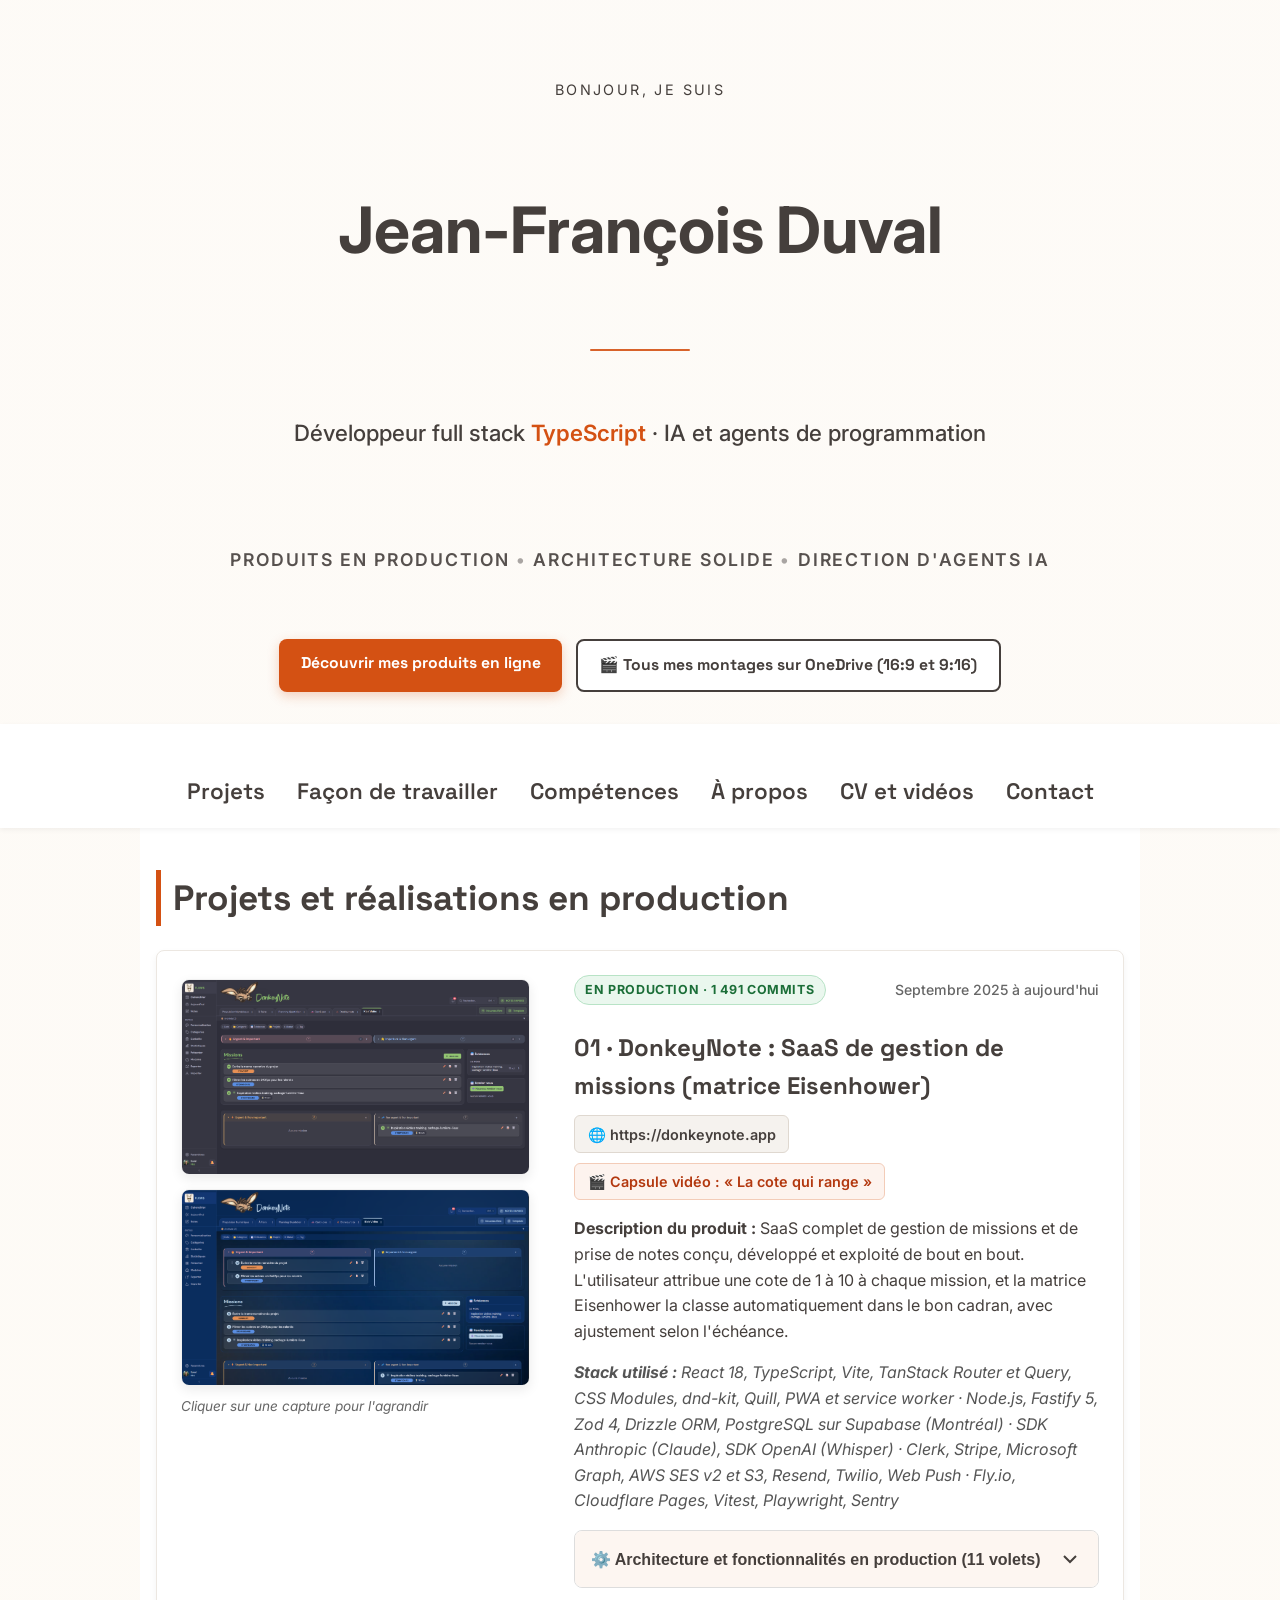
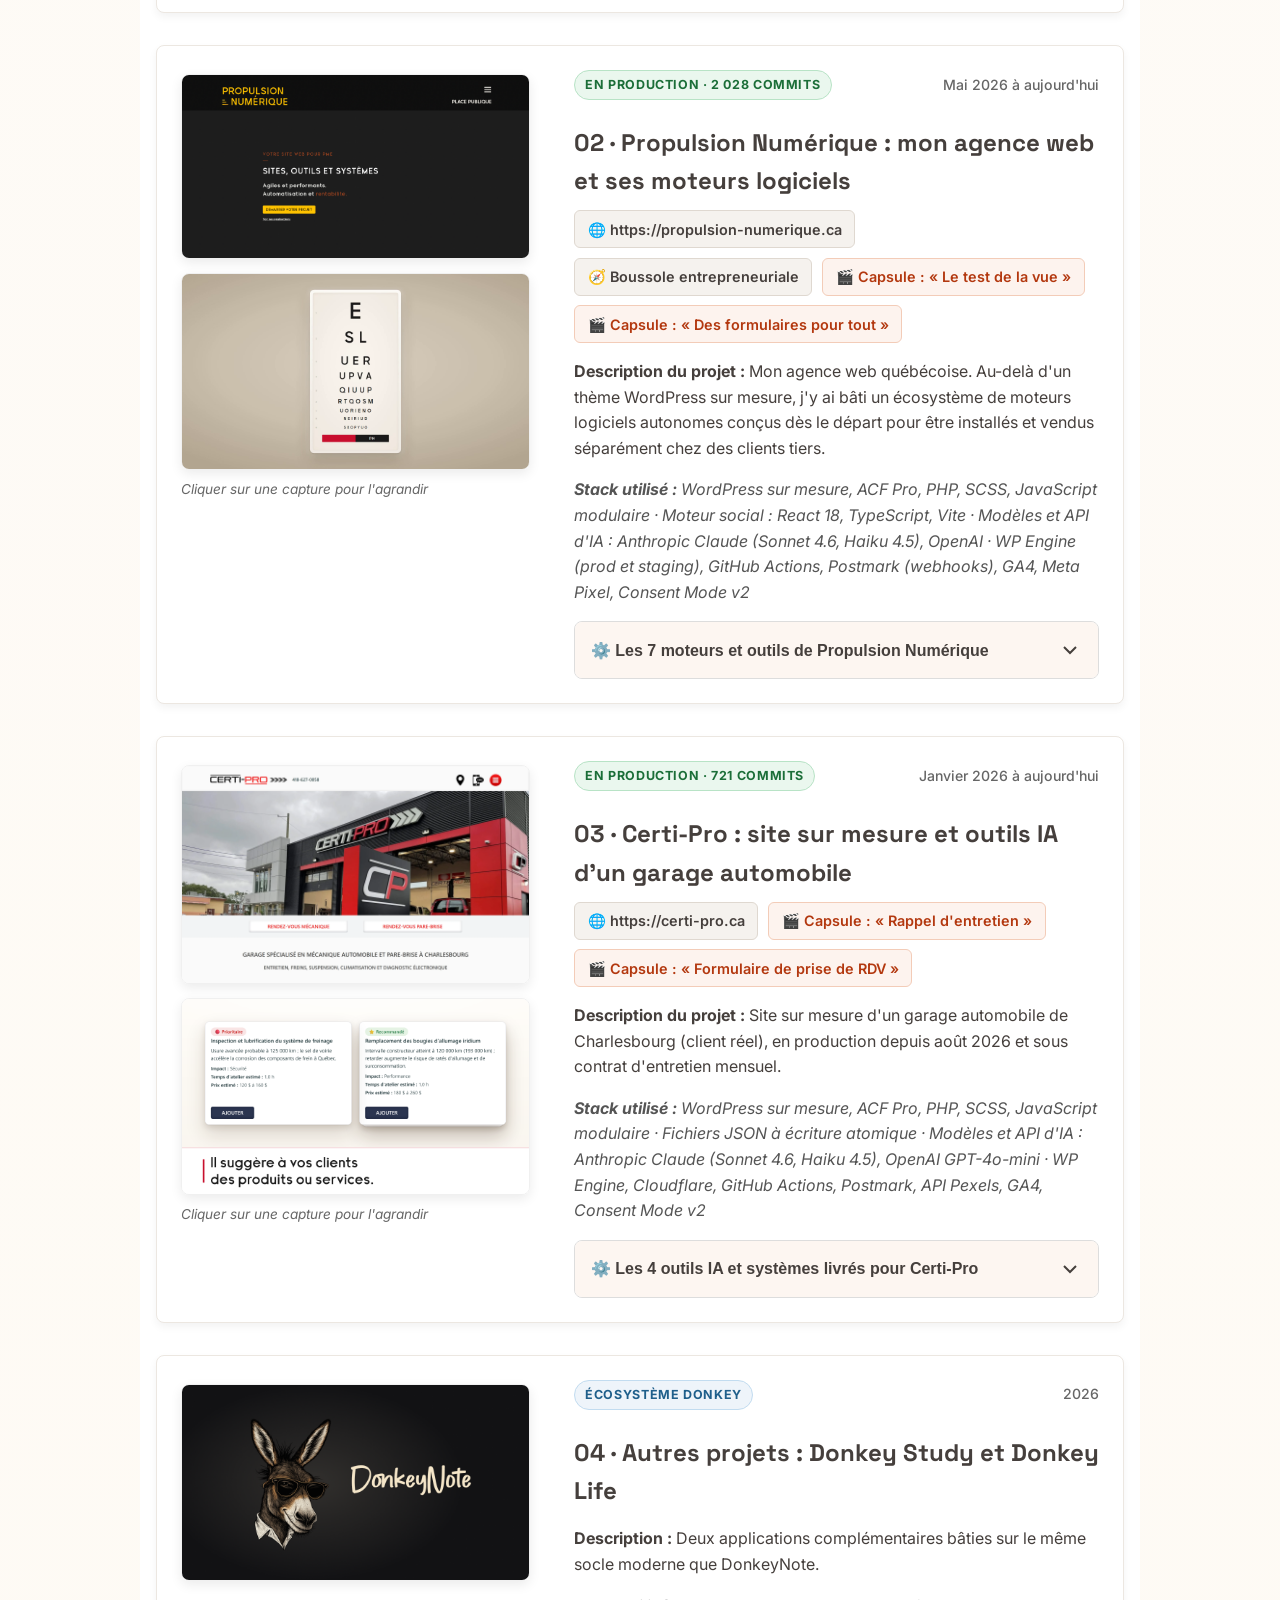
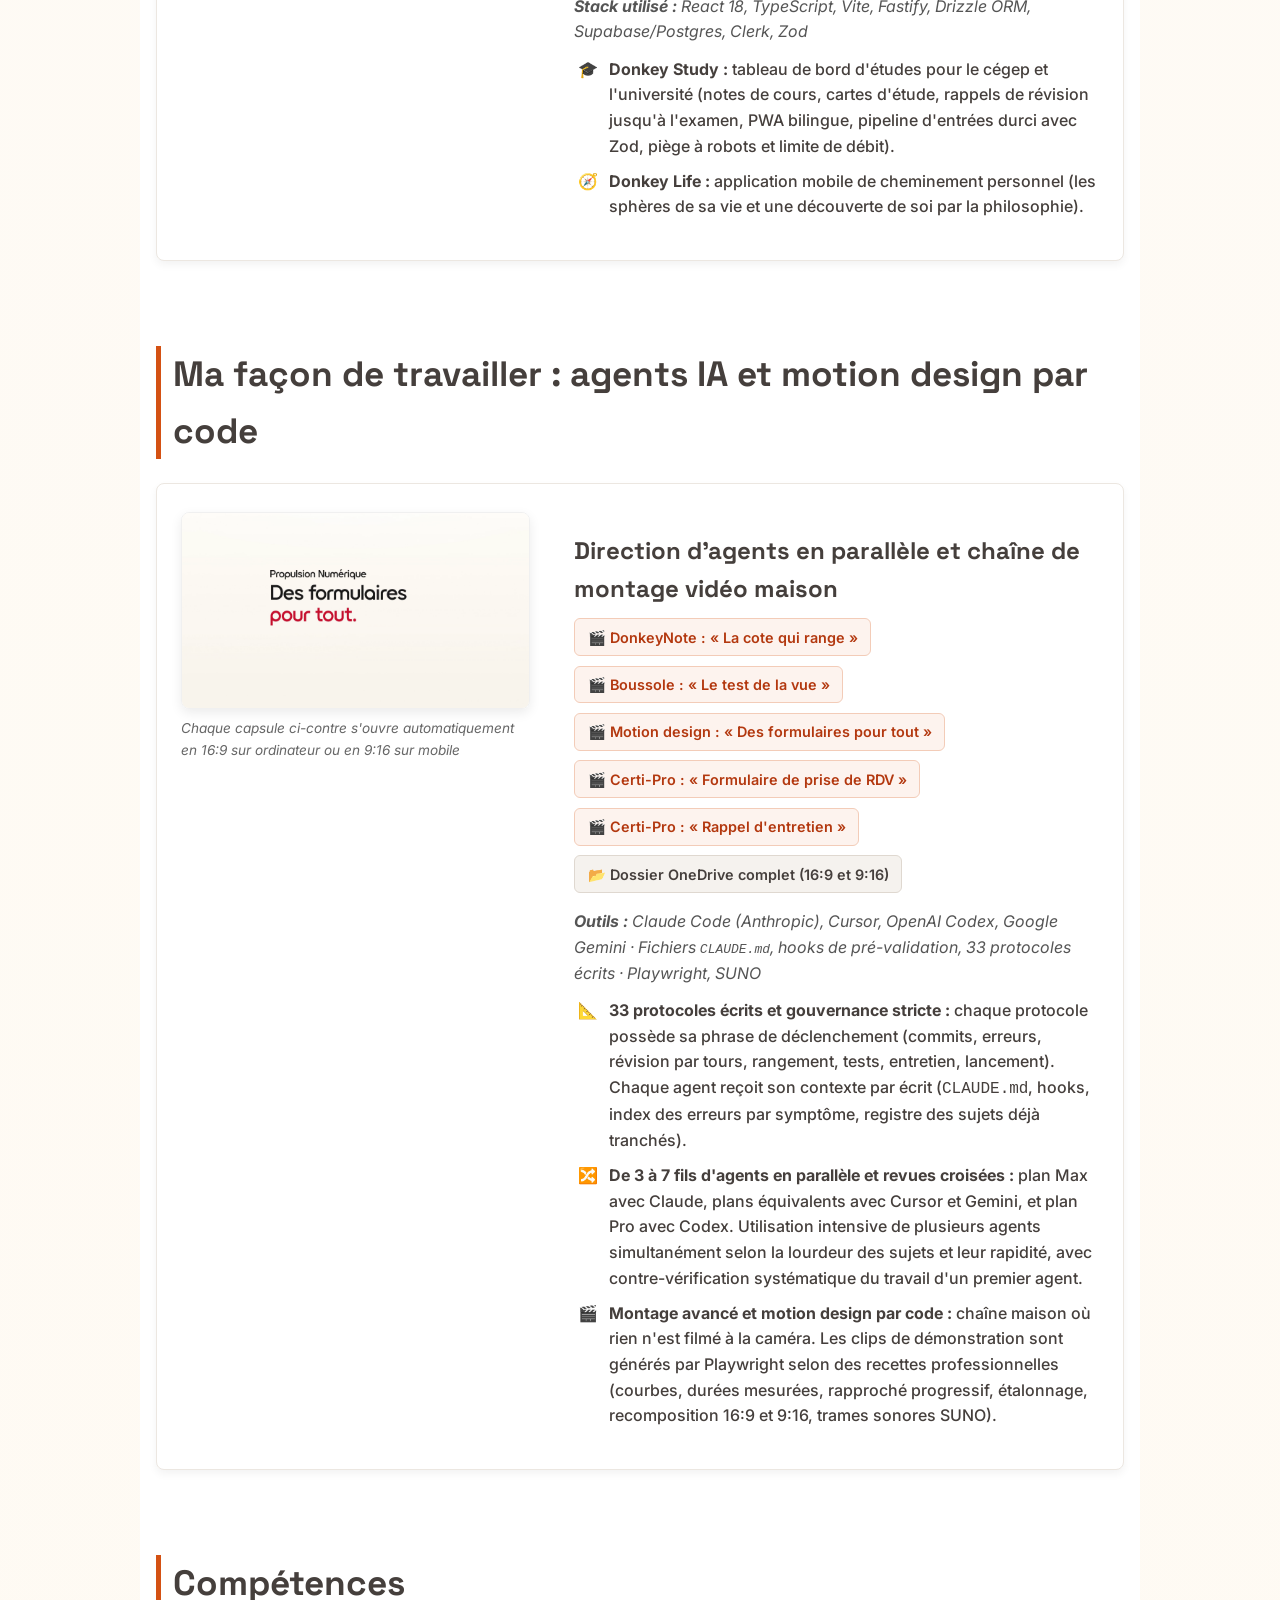
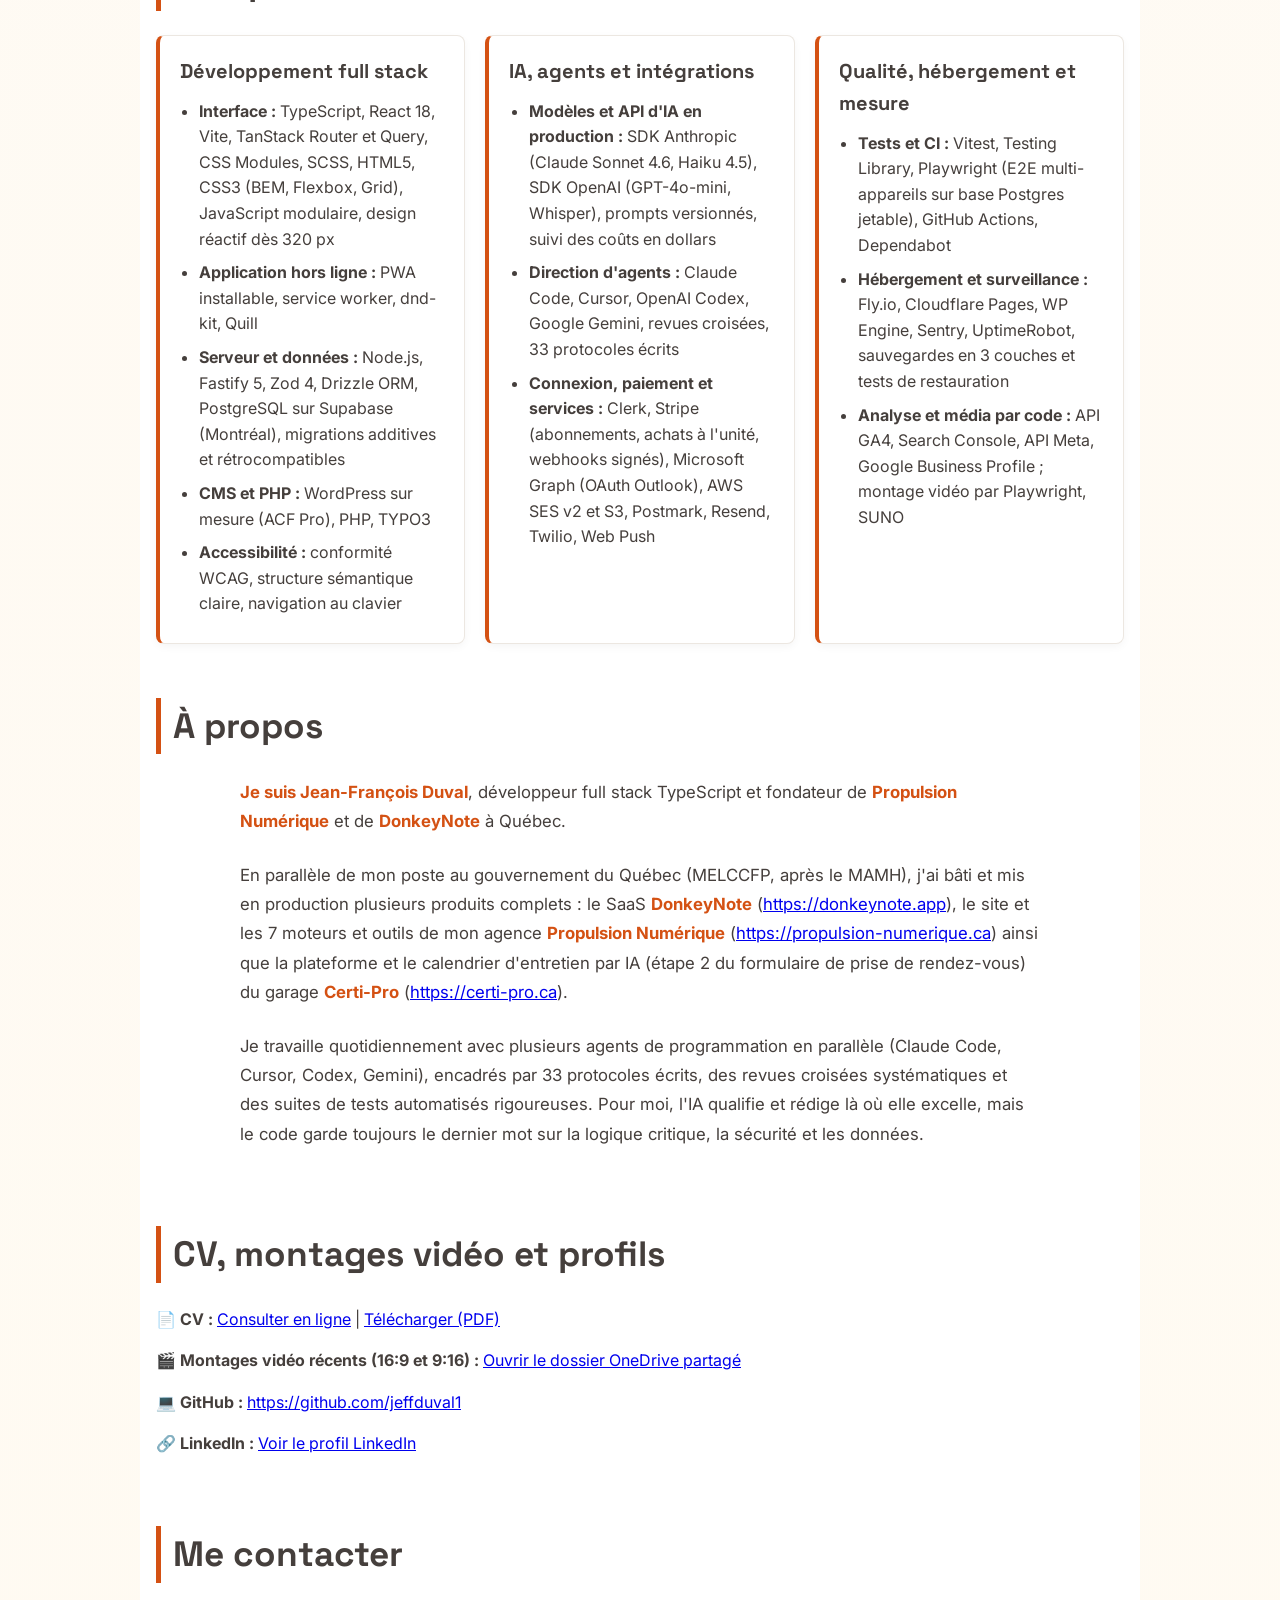
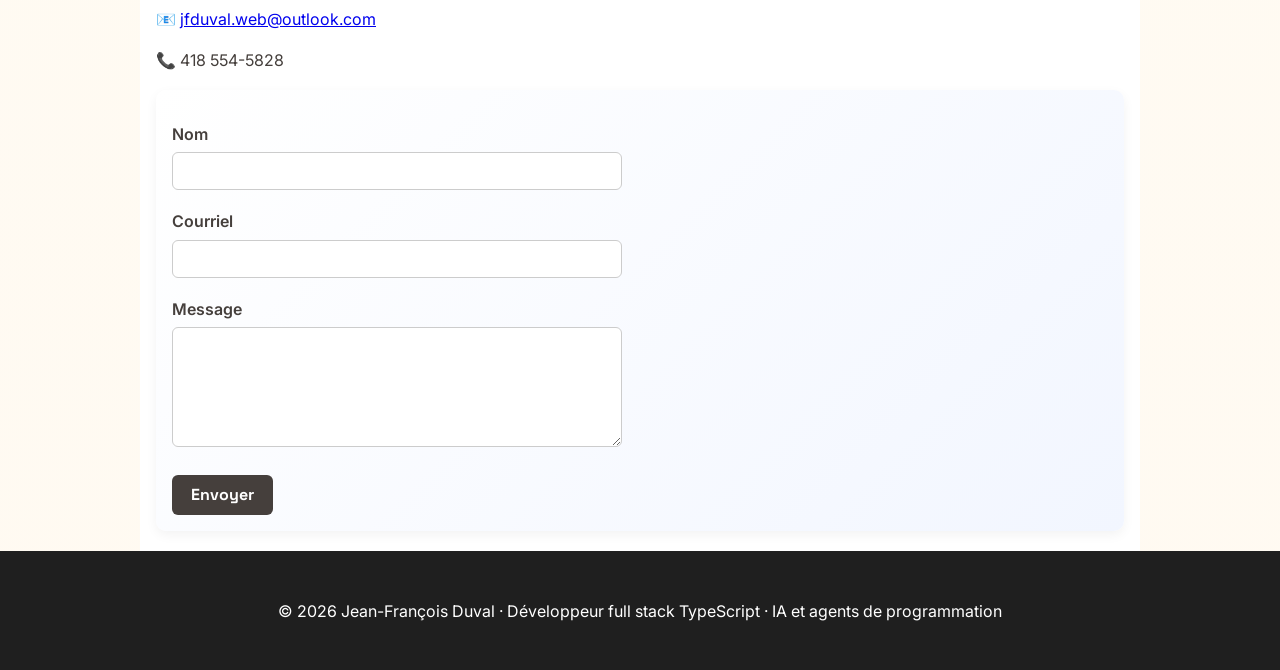
<file: index.html>
<!DOCTYPE html>
<html lang="fr">

<head>
  <meta charset="UTF-8">
  <meta name="viewport" content="width=device-width, initial-scale=1.0">
  <title>Jean-François Duval | Développeur full stack TypeScript · IA et agents de programmation</title>
  <meta name="description"
    content="Portfolio de Jean-François Duval, développeur full stack TypeScript et React (SaaS DonkeyNote, Propulsion Numérique, Certi-Pro), intégration d'IA en production et direction d'agents de programmation.">

  <!-- Polices -->
  <link
    href="https://fonts.googleapis.com/css2?family=Space+Grotesk:wght@400;600;700&family=Inter:wght@400;500;600;700&display=swap"
    rel="stylesheet">
  <link rel="stylesheet" href="styles.css">
</head>

<body>
  <header class="entete-hero">
    <div class="conteneur-entete">
      <div class="texte-hero">
        <p class="surtitre">Bonjour, je suis</p>
        <h1 class="titre-principal">
          <span class="prenom">Jean-François</span>
          <span class="nom">Duval</span>
        </h1>
        <div class="ligne-accent"></div>
        <h2 class="soustitre-fonction">Développeur full stack <span class="accent">TypeScript</span> · IA et agents de programmation</h2>
        <p class="soustitre accentuee">
          <span class="ligne1">Produits en production <span class="point">•</span> Architecture solide</span>
          <span class="ligne2">Direction d'agents IA</span>
        </p>
        <div class="hero-actions">
          <a href="#projets" class="btn-primaire">Découvrir mes produits en ligne</a>
          <a href="https://1drv.ms/f/c/5f18c55ff03c8e9d/IgB4XdKOYRT3R7EL2zRr6CiNAWuEsrrYtdZXUw7FrZQ0P9o?e=lAoPhI" target="_blank" rel="noopener noreferrer" class="btn-secondaire">🎬 Tous mes montages sur OneDrive (16:9 et 9:16)</a>
        </div>
      </div>
    </div>
  </header>

  <!-- Bouton hamburger (mobile uniquement) -->
  <button id="menuToggle" aria-label="Ouvrir le menu" aria-expanded="false">☰</button>

  <!-- Overlay (fond semi-transparent quand le menu est ouvert) -->
  <div id="overlay" tabindex="-1"></div>

  <!-- Menu principal -->
  <div class="div-nav">
    <nav id="menu" role="navigation" aria-label="Menu principal">
      <button id="closeMenu" aria-label="Fermer le menu">✕</button>
      <ul>
        <li><a href="#projets">Projets</a></li>
        <li><a href="#methode">Façon de travailler</a></li>
        <li><a href="#competences">Compétences</a></li>
        <li><a href="#a-propos">À propos</a></li>
        <li><a href="#cv">CV et vidéos</a></li>
        <li><a href="#contact">Contact</a></li>
      </ul>
    </nav>
  </div>

  <main>
    <section id="projets" aria-labelledby="titre-projets" data-clair>
      <h2 id="titre-projets" class="section-titre">Projets et réalisations en production</h2>

      <!-- 01. DonkeyNote -->
      <div class="conteneur-projet">
        <article class="carte-projet">
          <div class="images-projet">
            <img src="images/projets/2026/donkeynote-interface.png" alt="Interface desktop de DonkeyNote montrant les Flows et la matrice Eisenhower"
              class="image-projet-pleine">
            <img src="images/projets/2026/donkeynote-bleu.png" alt="Thème bleu de DonkeyNote avec les missions classées par cote"
              class="image-projet-pleine image-secondaire">
            <p class="caption-img"><em>Cliquer sur une capture pour l'agrandir</em></p>
          </div>

          <div class="infos-projet">
            <div class="entete-carte-projet">
              <span class="badge-statut badge-prod">En production · 1 491 commits</span>
              <span class="periode-projet">Septembre 2025 à aujourd'hui</span>
            </div>
            <h3 class="titre-projet">01 · DonkeyNote : SaaS de gestion de missions (matrice Eisenhower)</h3>
            <p class="liens-projet">
              <a href="https://donkeynote.app" target="_blank" rel="noopener noreferrer" class="lien-action">🌐 https://donkeynote.app</a>
              <a href="?video=cote-qui-range" data-video="cote-qui-range" class="lien-action lien-video">🎬 Capsule vidéo : « La cote qui range »</a>
            </p>
            <p class="description-projet"><strong>Description du produit :</strong> SaaS complet de gestion de missions et de prise de notes conçu, développé et exploité de bout en bout. L'utilisateur attribue une cote de 1 à 10 à chaque mission, et la matrice Eisenhower la classe automatiquement dans le bon cadran, avec ajustement selon l'échéance.</p>
            <p class="techno-projet"><strong>Stack utilisé :</strong> React 18, TypeScript, Vite, TanStack Router et Query, CSS Modules, dnd-kit, Quill, PWA et service worker · Node.js, Fastify 5, Zod 4, Drizzle ORM, PostgreSQL sur Supabase (Montréal) · SDK Anthropic (Claude), SDK OpenAI (Whisper) · Clerk, Stripe, Microsoft Graph, AWS SES v2 et S3, Resend, Twilio, Web Push · Fly.io, Cloudflare Pages, Vitest, Playwright, Sentry</p>

            <div class="accordion">
              <button class="accordion-header" type="button">
                <span>⚙️ Architecture et fonctionnalités en production (11 volets)</span>
                <svg class="chevron" viewBox="0 0 24 24" width="24" height="24" fill="none" stroke="currentColor" stroke-width="2">
                  <path d="M6 9l6 6 6-6" />
                </svg>
              </button>
              <div class="accordion-content">
                <ul class="liste-fonctionnalites">
                  <li><span class="emoji">🤖</span><span><strong>1. Classificateur IA :</strong> chaque note est classée dans la bonne catégorie par l'IA, avec file de revue et acceptation automatique au-delà de 0,92 de confiance et journaux d'observabilité en production.</span></li>
                  <li><span class="emoji">🎙️</span><span><strong>2. Dictée Whisper :</strong> transcription vocale dans les notes et les missions, vendue par forfait de 60 minutes à l'unité par Stripe.</span></li>
                  <li><span class="emoji">📅</span><span><strong>3. Synchronisation Outlook :</strong> OAuth Microsoft Graph, rendez-vous et séries sur le même jour civil des deux côtés, détection des doublons entre les deux agendas.</span></li>
                  <li><span class="emoji">🔔</span><span><strong>4. Rappels :</strong> courriel (AWS SES), notification push et SMS avec envoi réservé en base avant le départ (aucun doublon entre deux serveurs).</span></li>
                  <li><span class="emoji">🗂️</span><span><strong>5. Corbeille, export et import :</strong> corbeille des missions, des notes et des flows ; export complet et import en trois stratégies (recréer, fusionner, remplacer) avec copie de sécurité avant tout remplacement.</span></li>
                  <li><span class="emoji">💳</span><span><strong>6. Abonnements et droits :</strong> abonnements Stripe à 5 paliers d'accès, webhooks signés et droits vérifiés côté serveur, pas seulement à l'écran.</span></li>
                  <li><span class="emoji">📴</span><span><strong>7. Hors ligne :</strong> application installable (PWA) avec service worker, quatre filets contre l'écran blanc après une mise à jour et test hors ligne joué sur le build de production.</span></li>
                  <li><span class="emoji">🌐</span><span><strong>8. Bilingue FR/EN :</strong> toute l'interface en deux langues, avec passe de contre-vérification par groupes de 20 clés.</span></li>
                  <li><span class="emoji">🧪</span><span><strong>9. Tests :</strong> près de 2 000 tests unitaires et serveur (Vitest, Testing Library) et environ 300 tests E2E Playwright (iPhone SE 320 px, iPhone SE, iPhone 14) sur base Postgres jetable ; la CI bloque sur toute faille élevée et sur un test laissé en <code>.only</code>.</span></li>
                  <li><span class="emoji">🛡️</span><span><strong>10. Résilience et surveillance :</strong> revue de novembre 2026 (13 réparations en ligne, garde sur la limite de débit Fastify), délais sur tous les appels externes, collecteur quotidien de 31 mesures et routine Claude quotidienne.</span></li>
                  <li><span class="emoji">💾</span><span><strong>11. Protection des données :</strong> sauvegardes en trois couches (Supabase quotidienne, dump GitHub quotidien, dump local), test de restauration sur 93 tables et migrations additives rétrocompatibles.</span></li>
                </ul>
              </div>
            </div>
          </div>
        </article>
      </div>

      <!-- 02. Propulsion Numérique -->
      <div class="conteneur-projet">
        <article class="carte-projet">
          <div class="images-projet">
            <img src="images/projets/2026/propulsion-numerique-accueil.png" alt="Page d'accueil de Propulsion Numérique"
              class="image-projet-pleine">
            <img src="images/projets/2026/boussole-test-vue.png" alt="Capsule vidéo Le test de la vue pour la Boussole entrepreneuriale"
              class="image-projet-pleine image-secondaire">
            <p class="caption-img"><em>Cliquer sur une capture pour l'agrandir</em></p>
          </div>

          <div class="infos-projet">
            <div class="entete-carte-projet">
              <span class="badge-statut badge-prod">En production · 2 028 commits</span>
              <span class="periode-projet">Mai 2026 à aujourd'hui</span>
            </div>
            <h3 class="titre-projet">02 · Propulsion Numérique : mon agence web et ses moteurs logiciels</h3>
            <p class="liens-projet">
              <a href="https://propulsion-numerique.ca" target="_blank" rel="noopener noreferrer" class="lien-action">🌐 https://propulsion-numerique.ca</a>
              <a href="https://propulsion-numerique.ca/bilan-web-gratuit/" target="_blank" rel="noopener noreferrer" class="lien-action">🧭 Boussole entrepreneuriale</a>
              <a href="?video=test-de-la-vue" data-video="test-de-la-vue" class="lien-action lien-video">🎬 Capsule : « Le test de la vue »</a>
              <a href="?video=des-formulaires" data-video="des-formulaires" class="lien-action lien-video">🎬 Capsule : « Des formulaires pour tout »</a>
            </p>
            <p class="description-projet"><strong>Description du projet :</strong> Mon agence web québécoise. Au-delà d'un thème WordPress sur mesure, j'y ai bâti un écosystème de moteurs logiciels autonomes conçus dès le départ pour être installés et vendus séparément chez des clients tiers.</p>
            <p class="techno-projet"><strong>Stack utilisé :</strong> WordPress sur mesure, ACF Pro, PHP, SCSS, JavaScript modulaire · Moteur social : React 18, TypeScript, Vite · Modèles et API d'IA : Anthropic Claude (Sonnet 4.6, Haiku 4.5), OpenAI · WP Engine (prod et staging), GitHub Actions, Postmark (webhooks), GA4, Meta Pixel, Consent Mode v2</p>

            <div class="accordion">
              <button class="accordion-header" type="button">
                <span>⚙️ Les 7 moteurs et outils de Propulsion Numérique</span>
                <svg class="chevron" viewBox="0 0 24 24" width="24" height="24" fill="none" stroke="currentColor" stroke-width="2">
                  <path d="M6 9l6 6 6-6" />
                </svg>
              </button>
              <div class="accordion-content">
                <ul class="liste-fonctionnalites">
                  <li><span class="emoji">🧭</span><span><strong>1. Boussole entrepreneuriale (<a href="https://propulsion-numerique.ca/bilan-web-gratuit/" target="_blank" rel="noopener noreferrer">en ligne</a>) :</strong> questionnaire de qualification de 33 questions qui bifurque selon qu'on a un site ou non, lecture personnalisée générée par l'IA (prompt v1.41 versionné et gelé) et suivi d'abandon question par question dans GA4.</span></li>
                  <li><span class="emoji">✍️</span><span><strong>2. Moteur éditorial 2.0 (en préparation · sortie prochaine) :</strong> l'outil qui écrit les articles d'une entreprise dans sa propre voix ; plus de 200 décisions de conception consignées avant d'écrire le code et voix décortiquée sur bancs d'essai.</span></li>
                  <li><span class="emoji">📲</span><span><strong>3. Moteur social :</strong> extension WordPress avec façade en React 18, TypeScript et Vite (calendrier de publications, récurrences à paliers progressifs, suivi des publicités, multi-entreprises, installation par simple .zip).</span></li>
                  <li><span class="emoji">🛡️</span><span><strong>4. Moteur de soumissions et surcouche courriel :</strong> pipeline de 9 étapes (normalisation, assainissement, validation, jeton JS, piège à robots, limite de débit, idempotence, enregistrement, envoi Postmark avec journal et webhooks).</span></li>
                  <li><span class="emoji">📊</span><span><strong>5. Portail statistiques :</strong> 7 sources interrogées par API (base de données du site, Postmark, GA4, Search Console, Meta, Google Business Profile, WP Engine), historique CSV cumulatif avec rattrapage de 30 jours et bilan écrit envoyé par courriel tous les 3 jours.</span></li>
                  <li><span class="emoji">📡</span><span><strong>6. Collecte Meta et GA4 par API :</strong> API Meta par jeton (campagnes, audiences, résultats) et API GA4 par compte de service sur deux sites.</span></li>
                  <li><span class="emoji">🧩</span><span><strong>7. Catalogue de sections :</strong> page privée qui rassemble toutes les sections du site, prêtes à réutiliser pour un nouveau client.</span></li>
                </ul>
              </div>
            </div>
          </div>
        </article>
      </div>

      <!-- 03. Certi-Pro -->
      <div class="conteneur-projet">
        <article class="carte-projet">
          <div class="images-projet">
            <img src="images/projets/2026/certi-pro-accueil.webp" alt="Page d'accueil du garage Certi-Pro à Charlesbourg"
              class="image-projet-pleine">
            <img src="images/projets/2026/certi-pro-calendrier-ia.png" alt="Moteur de calendrier d'entretien par IA chez Certi-Pro"
              class="image-projet-pleine image-secondaire">
            <p class="caption-img"><em>Cliquer sur une capture pour l'agrandir</em></p>
          </div>

          <div class="infos-projet">
            <div class="entete-carte-projet">
              <span class="badge-statut badge-prod">En production · 721 commits</span>
              <span class="periode-projet">Janvier 2026 à aujourd'hui</span>
            </div>
            <h3 class="titre-projet">03 · Certi-Pro : site sur mesure et outils IA d'un garage automobile</h3>
            <p class="liens-projet">
              <a href="https://certi-pro.ca" target="_blank" rel="noopener noreferrer" class="lien-action">🌐 https://certi-pro.ca</a>
              <a href="?video=rappel-entretien" data-video="rappel-entretien" class="lien-action lien-video">🎬 Capsule : « Rappel d'entretien »</a>
              <a href="?video=formulaire-rdv" data-video="formulaire-rdv" class="lien-action lien-video">🎬 Capsule : « Formulaire de prise de RDV »</a>
            </p>
            <p class="description-projet"><strong>Description du projet :</strong> Site sur mesure d'un garage automobile de Charlesbourg (client réel), en production depuis août 2026 et sous contrat d'entretien mensuel.</p>
            <p class="techno-projet"><strong>Stack utilisé :</strong> WordPress sur mesure, ACF Pro, PHP, SCSS, JavaScript modulaire · Fichiers JSON à écriture atomique · Modèles et API d'IA : Anthropic Claude (Sonnet 4.6, Haiku 4.5), OpenAI GPT-4o-mini · WP Engine, Cloudflare, GitHub Actions, Postmark, API Pexels, GA4, Consent Mode v2</p>

            <div class="accordion">
              <button class="accordion-header" type="button">
                <span>⚙️ Les 4 outils IA et systèmes livrés pour Certi-Pro</span>
                <svg class="chevron" viewBox="0 0 24 24" width="24" height="24" fill="none" stroke="currentColor" stroke-width="2">
                  <path d="M6 9l6 6 6-6" />
                </svg>
              </button>
              <div class="accordion-content">
                <ul class="liste-fonctionnalites">
                  <li><span class="emoji">🔧</span><span><strong>1. Moteur de calendrier d'entretien par IA (actif · intégré à l'étape 2 du formulaire de prise de rendez-vous) :</strong> à l'étape 2 du formulaire de prise de rendez-vous, le client entre son véhicule ; Claude Sonnet cherche en ligne le calendrier réel du constructeur, le code calcule la priorité (jamais l'IA), et Claude Haiku rédige avec sources et niveau de confiance obligatoires. Coût d'usage suivi en dollars.</span></li>
                  <li><span class="emoji">📋</span><span><strong>2. 7 formulaires métier :</strong> rendez-vous, forfaits, compagnie, policiers et militaires, PromoLoco, carrière (envoi de CV), plainte. Étapes multiples, validation conditionnelle (NIV obligatoire selon le service) et liens profonds préremplis.</span></li>
                  <li><span class="emoji">🔍</span><span><strong>3. Protocole d'entretien par IA :</strong> entretien mensuel en 6 phases et 52 points de contrôle avec collecte automatique, preuves obligatoires et contre-vérification par un second agent.</span></li>
                  <li><span class="emoji">📰</span><span><strong>4. Moteur de blog assisté par IA :</strong> 6 patrons de contenu, accroches générées par l'IA, suggestions de maillage interne, 3 mises en page et 8 commandes en ligne de commande pour le traitement par lots.</span></li>
                </ul>
              </div>
            </div>
          </div>
        </article>
      </div>

      <!-- 04. Autres projets de l'écosystème Donkey -->
      <div class="conteneur-projet">
        <article class="carte-projet">
          <div class="images-projet">
            <img src="images/projets/2026/donkeynote-vignette.png" alt="Identité visuelle de l'écosystème Donkey"
              class="image-projet-pleine">
          </div>

          <div class="infos-projet">
            <div class="entete-carte-projet">
              <span class="badge-statut badge-eco">Écosystème Donkey</span>
              <span class="periode-projet">2026</span>
            </div>
            <h3 class="titre-projet">04 · Autres projets : Donkey Study et Donkey Life</h3>
            <p class="description-projet"><strong>Description :</strong> Deux applications complémentaires bâties sur le même socle moderne que DonkeyNote.</p>
            <p class="techno-projet"><strong>Stack utilisé :</strong> React 18, TypeScript, Vite, Fastify, Drizzle ORM, Supabase/Postgres, Clerk, Zod</p>
            <ul class="liste-fonctionnalites liste-directe">
              <li><span class="emoji">🎓</span><span><strong>Donkey Study :</strong> tableau de bord d'études pour le cégep et l'université (notes de cours, cartes d'étude, rappels de révision jusqu'à l'examen, PWA bilingue, pipeline d'entrées durci avec Zod, piège à robots et limite de débit).</span></li>
              <li><span class="emoji">🧭</span><span><strong>Donkey Life :</strong> application mobile de cheminement personnel (les sphères de sa vie et une découverte de soi par la philosophie).</span></li>
            </ul>
          </div>
        </article>
      </div>
    </section>

    <!-- Section Ma façon de travailler -->
    <section id="methode" aria-labelledby="titre-methode" data-clair>
      <h2 id="titre-methode" class="section-titre">Ma façon de travailler : agents IA et motion design par code</h2>
      <div class="conteneur-projet">
        <article class="carte-projet">
          <div class="images-projet">
            <img src="images/projets/2026/motion-design-3a.png" alt="Capsule en motion design Des formulaires pour tout"
              class="image-projet-pleine">
            <p class="caption-img"><em>Chaque capsule ci-contre s'ouvre automatiquement en 16:9 sur ordinateur ou en 9:16 sur mobile</em></p>
          </div>

          <div class="infos-projet">
            <h3 class="titre-projet">Direction d'agents en parallèle et chaîne de montage vidéo maison</h3>
            <p class="liens-projet">
              <a href="?video=cote-qui-range" data-video="cote-qui-range" class="lien-action lien-video">🎬 DonkeyNote : « La cote qui range »</a>
              <a href="?video=test-de-la-vue" data-video="test-de-la-vue" class="lien-action lien-video">🎬 Boussole : « Le test de la vue »</a>
              <a href="?video=des-formulaires" data-video="des-formulaires" class="lien-action lien-video">🎬 Motion design : « Des formulaires pour tout »</a>
              <a href="?video=formulaire-rdv" data-video="formulaire-rdv" class="lien-action lien-video">🎬 Certi-Pro : « Formulaire de prise de RDV »</a>
              <a href="?video=rappel-entretien" data-video="rappel-entretien" class="lien-action lien-video">🎬 Certi-Pro : « Rappel d'entretien »</a>
              <a href="https://1drv.ms/f/c/5f18c55ff03c8e9d/IgB4XdKOYRT3R7EL2zRr6CiNAWuEsrrYtdZXUw7FrZQ0P9o?e=lAoPhI" target="_blank" rel="noopener noreferrer" class="lien-action">📂 Dossier OneDrive complet (16:9 et 9:16)</a>
            </p>
            <p class="techno-projet"><strong>Outils :</strong> Claude Code (Anthropic), Cursor, OpenAI Codex, Google Gemini · Fichiers <code>CLAUDE.md</code>, hooks de pré-validation, 33 protocoles écrits · Playwright, SUNO</p>
            <ul class="liste-fonctionnalites liste-directe">
              <li><span class="emoji">📐</span><span><strong>33 protocoles écrits et gouvernance stricte :</strong> chaque protocole possède sa phrase de déclenchement (commits, erreurs, révision par tours, rangement, tests, entretien, lancement). Chaque agent reçoit son contexte par écrit (<code>CLAUDE.md</code>, hooks, index des erreurs par symptôme, registre des sujets déjà tranchés).</span></li>
              <li><span class="emoji">🔀</span><span><strong>De 3 à 7 fils d'agents en parallèle et revues croisées :</strong> plan Max avec Claude, plans équivalents avec Cursor et Gemini, et plan Pro avec Codex. Utilisation intensive de plusieurs agents simultanément selon la lourdeur des sujets et leur rapidité, avec contre-vérification systématique du travail d'un premier agent.</span></li>
              <li><span class="emoji">🎬</span><span><strong>Montage avancé et motion design par code :</strong> chaîne maison où rien n'est filmé à la caméra. Les clips de démonstration sont générés par Playwright selon des recettes professionnelles (courbes, durées mesurées, rapproché progressif, étalonnage, recomposition 16:9 et 9:16, trames sonores SUNO).</span></li>
            </ul>
          </div>
        </article>
      </div>
    </section>

    <section id="competences" aria-labelledby="titre-competences" data-clair>
      <h2 id="titre-competences" class="section-titre">Compétences</h2>
      <div class="grille-competences">
        <div class="carte-competence">
          <h3>Développement full stack</h3>
          <ul>
            <li><strong>Interface :</strong> TypeScript, React 18, Vite, TanStack Router et Query, CSS Modules, SCSS, HTML5, CSS3 (BEM, Flexbox, Grid), JavaScript modulaire, design réactif dès 320 px</li>
            <li><strong>Application hors ligne :</strong> PWA installable, service worker, dnd-kit, Quill</li>
            <li><strong>Serveur et données :</strong> Node.js, Fastify 5, Zod 4, Drizzle ORM, PostgreSQL sur Supabase (Montréal), migrations additives et rétrocompatibles</li>
            <li><strong>CMS et PHP :</strong> WordPress sur mesure (ACF Pro), PHP, TYPO3</li>
            <li><strong>Accessibilité :</strong> conformité WCAG, structure sémantique claire, navigation au clavier</li>
          </ul>
        </div>

        <div class="carte-competence">
          <h3>IA, agents et intégrations</h3>
          <ul>
            <li><strong>Modèles et API d'IA en production :</strong> SDK Anthropic (Claude Sonnet 4.6, Haiku 4.5), SDK OpenAI (GPT-4o-mini, Whisper), prompts versionnés, suivi des coûts en dollars</li>
            <li><strong>Direction d'agents :</strong> Claude Code, Cursor, OpenAI Codex, Google Gemini, revues croisées, 33 protocoles écrits</li>
            <li><strong>Connexion, paiement et services :</strong> Clerk, Stripe (abonnements, achats à l'unité, webhooks signés), Microsoft Graph (OAuth Outlook), AWS SES v2 et S3, Postmark, Resend, Twilio, Web Push</li>
          </ul>
        </div>

        <div class="carte-competence">
          <h3>Qualité, hébergement et mesure</h3>
          <ul>
            <li><strong>Tests et CI :</strong> Vitest, Testing Library, Playwright (E2E multi-appareils sur base Postgres jetable), GitHub Actions, Dependabot</li>
            <li><strong>Hébergement et surveillance :</strong> Fly.io, Cloudflare Pages, WP Engine, Sentry, UptimeRobot, sauvegardes en 3 couches et tests de restauration</li>
            <li><strong>Analyse et média par code :</strong> API GA4, Search Console, API Meta, Google Business Profile ; montage vidéo par Playwright, SUNO</li>
          </ul>
        </div>
      </div>
    </section>

    <section id="a-propos" aria-labelledby="titre-apropos" data-clair>
      <h2 id="titre-apropos" class="section-titre">À propos</h2>
      <div class="bloc-apropos">
        <p><strong>Je suis Jean-François Duval</strong>, développeur full stack TypeScript et fondateur de <strong>Propulsion Numérique</strong> et de <strong>DonkeyNote</strong> à Québec.</p>

        <p>En parallèle de mon poste au gouvernement du Québec (MELCCFP, après le MAMH), j'ai bâti et mis en production plusieurs produits complets : le SaaS <strong>DonkeyNote</strong> (<a href="https://donkeynote.app" target="_blank" rel="noopener noreferrer">https://donkeynote.app</a>), le site et les 7 moteurs et outils de mon agence <strong>Propulsion Numérique</strong> (<a href="https://propulsion-numerique.ca" target="_blank" rel="noopener noreferrer">https://propulsion-numerique.ca</a>) ainsi que la plateforme et le calendrier d'entretien par IA (étape 2 du formulaire de prise de rendez-vous) du garage <strong>Certi-Pro</strong> (<a href="https://certi-pro.ca" target="_blank" rel="noopener noreferrer">https://certi-pro.ca</a>).</p>

        <p>Je travaille quotidiennement avec plusieurs agents de programmation en parallèle (Claude Code, Cursor, Codex, Gemini), encadrés par 33 protocoles écrits, des revues croisées systématiques et des suites de tests automatisés rigoureuses. Pour moi, l'IA qualifie et rédige là où elle excelle, mais le code garde toujours le dernier mot sur la logique critique, la sécurité et les données.</p>
      </div>
    </section>

    <section id="cv" aria-labelledby="titre-cv" data-clair>
      <h2 id="titre-cv" class="section-titre">CV, montages vidéo et profils</h2>
      <div class="grille-liens-profil">
        <p>
          📄 <strong>CV :</strong>
          <a href="cv.html" target="_blank" rel="noopener noreferrer">Consulter en ligne</a> |
          <a href="documents/cv-jfduval.pdf" download>Télécharger (PDF)</a>
        </p>
        <p>
          🎬 <strong>Montages vidéo récents (16:9 et 9:16) :</strong>
          <a href="https://1drv.ms/f/c/5f18c55ff03c8e9d/IgB4XdKOYRT3R7EL2zRr6CiNAWuEsrrYtdZXUw7FrZQ0P9o?e=lAoPhI" target="_blank" rel="noopener noreferrer">
            Ouvrir le dossier OneDrive partagé
          </a>
        </p>
        <p>
          <span aria-hidden="true">💻</span>
          <strong>GitHub :</strong>
          <a href="https://github.com/jeffduval1" target="_blank" rel="noopener noreferrer">
            https://github.com/jeffduval1
          </a>
        </p>
        <p>
          <span aria-hidden="true">🔗</span>
          <strong>LinkedIn :</strong>
          <a href="https://www.linkedin.com/in/jean-francois-duval-web" target="_blank" rel="noopener noreferrer">
            Voir le profil LinkedIn
          </a>
        </p>
      </div>
    </section>

    <section id="contact" aria-labelledby="titre-contact" data-clair>
      <h2 id="titre-contact" class="section-titre">Me contacter</h2>
      <p>
        <span aria-hidden="true">📧</span>
        <a href="mailto:jfduval.web@outlook.com">jfduval.web@outlook.com</a>
      </p>
      <p>
        <span aria-hidden="true">📞</span>
        418 554-5828
      </p>
      <div class="ctnForm">
        <form class="formulaire-contact" action="https://formspree.io/f/mrblqggp" method="POST">
          <p>
            <label for="nom">Nom</label>
            <input type="text" id="nom" name="nom" required>
          </p>
          <p>
            <label for="courriel">Courriel</label>
            <input type="email" id="courriel" name="courriel" required>
          </p>
          <p>
            <label for="message">Message</label>
            <textarea id="message" name="message" class="formTxtAreaMessage" rows="5" required></textarea>
          </p>
          <button type="submit">Envoyer</button>
        </form>
      </div>
    </section>
  </main>

  <footer>
    <p>&copy; 2026 Jean-François Duval · Développeur full stack TypeScript · IA et agents de programmation</p>
  </footer>
  <script src="main.js" defer></script>
  <div id="modal-image" class="modal-image hidden">
    <span class="close-modal">×</span>
    <img id="image-grand-format" alt="Image agrandie">
  </div>

  <!-- Lecteur vidéo intelligent (sélectionne automatiquement 16:9 ou 9:16 selon le format d'écran) -->
  <div id="modal-video" class="modal-video hidden" role="dialog" aria-modal="true" aria-labelledby="modal-video-titre">
    <div class="modal-video-boite">
      <div class="modal-video-entete">
        <div class="modal-video-infos">
          <h3 id="modal-video-titre">Capsule vidéo</h3>
          <span id="modal-video-badge" class="badge-format-video">Format sélectionné selon votre écran</span>
        </div>
        <div class="modal-video-controles">
          <button type="button" id="btn-format-16x9" class="btn-format">16:9 Paysage</button>
          <button type="button" id="btn-format-9x16" class="btn-format">9:16 Mobile</button>
          <button type="button" id="close-modal-video" class="close-modal-video" aria-label="Fermer la vidéo">✕</button>
        </div>
      </div>
      <div class="modal-video-cadre">
        <video id="lecteur-video" controls playsinline preload="metadata"></video>
      </div>
    </div>
  </div>
</body>

</html>
</file>
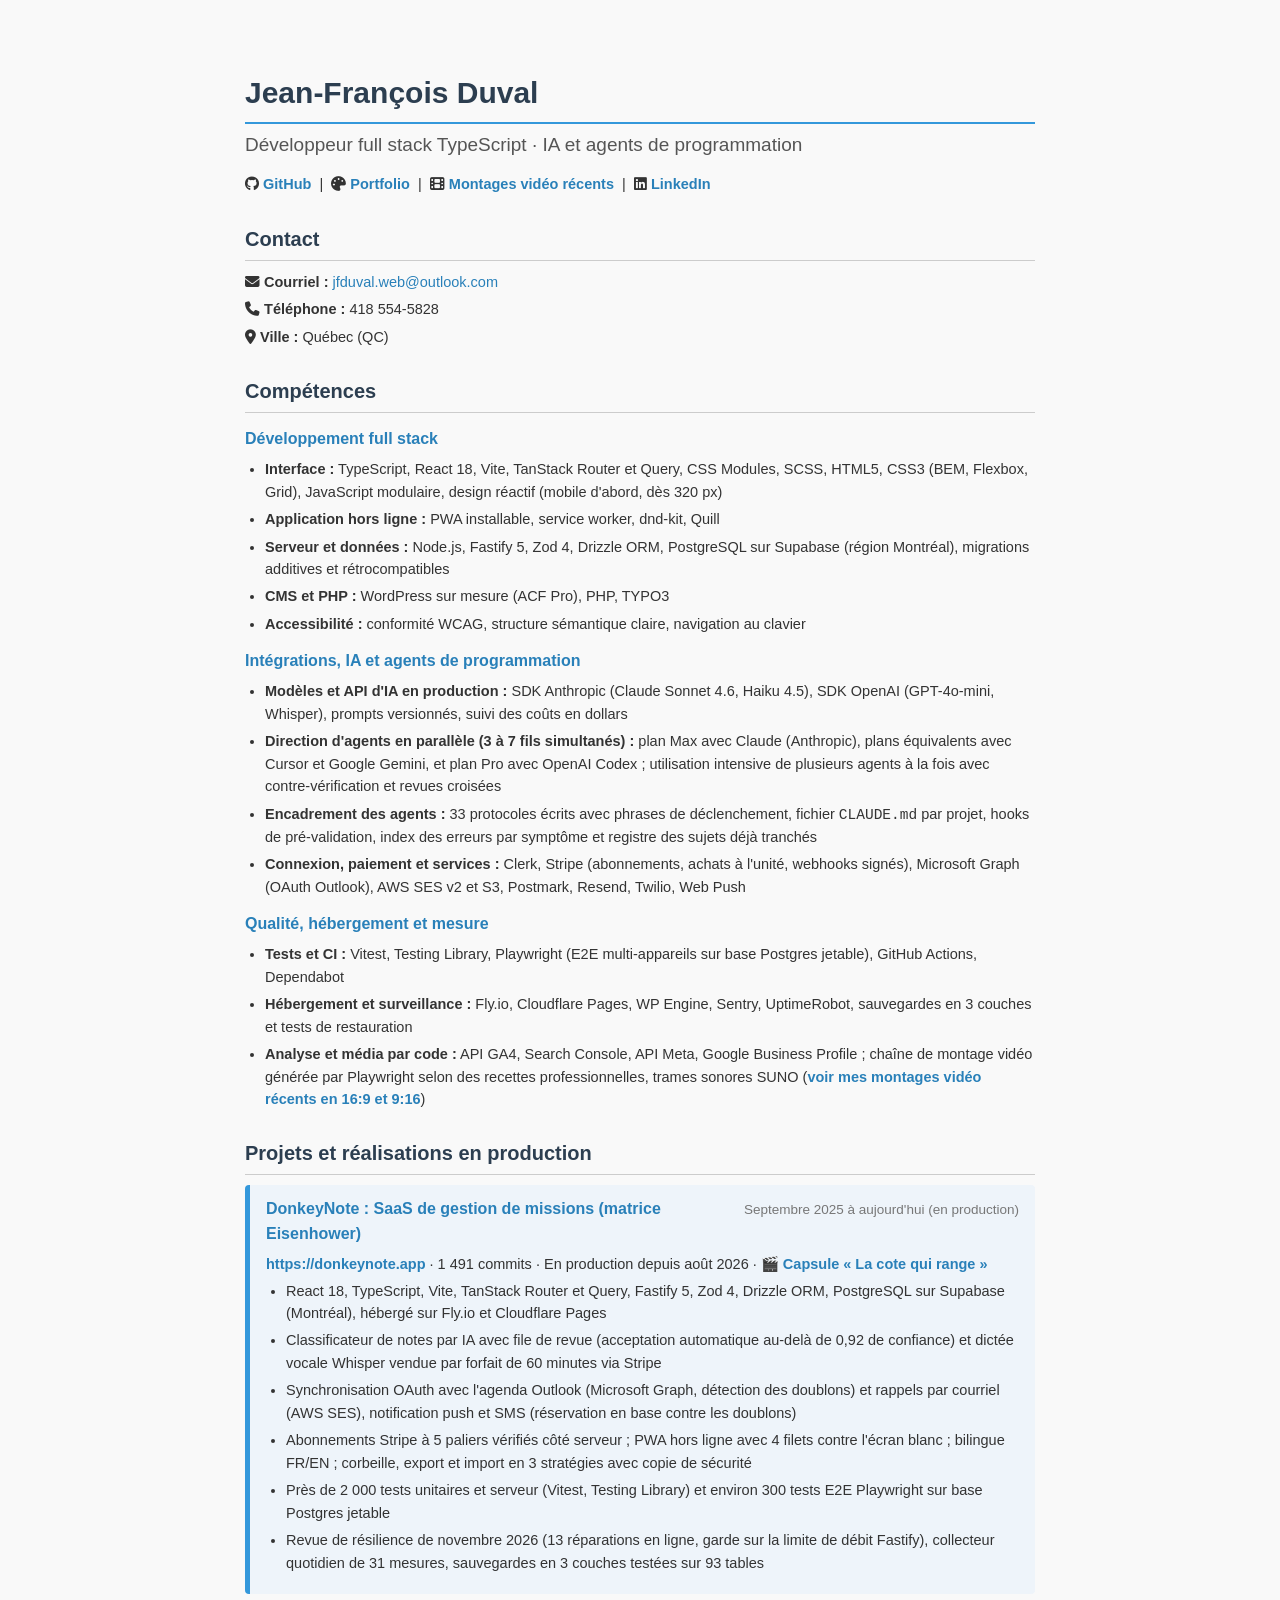
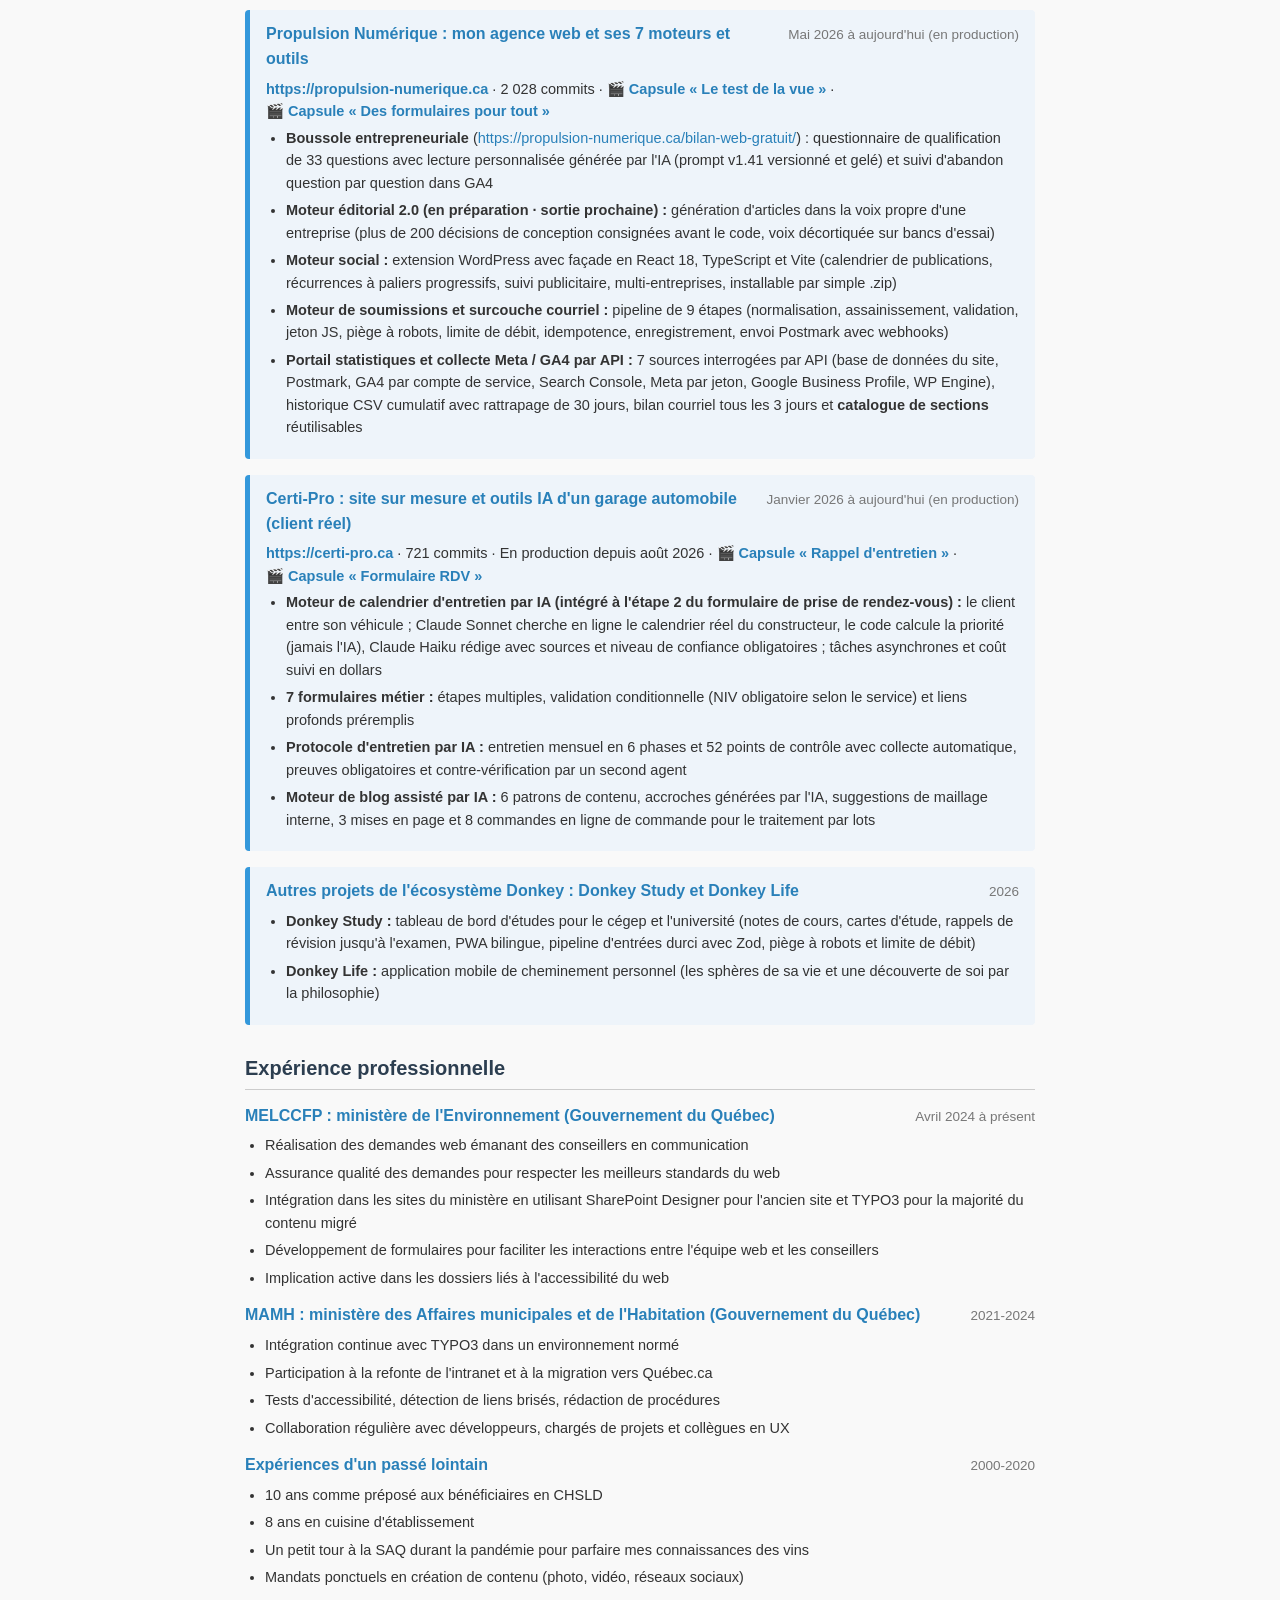
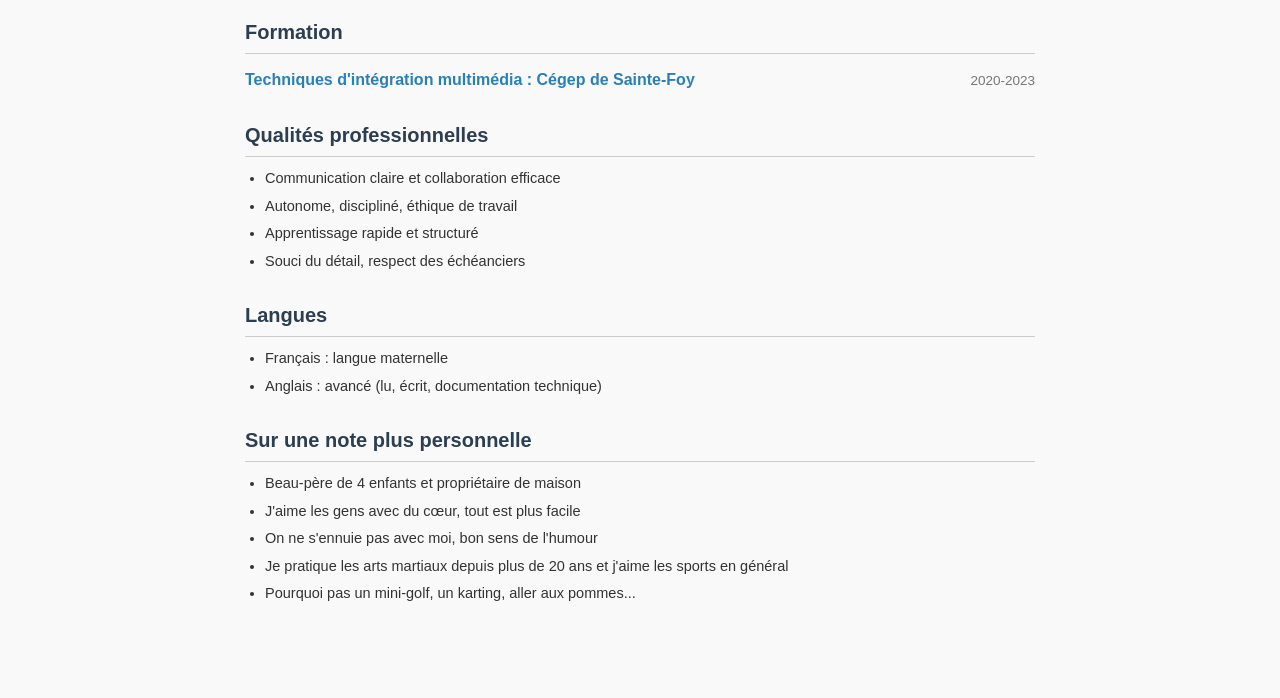
<file: cv.html>
<!DOCTYPE html>
<html lang="fr">

<head>
    <meta charset="UTF-8">
    <title>Jean-François Duval - Développeur full stack TypeScript · IA et agents de programmation</title>
    <meta name="viewport" content="width=device-width, initial-scale=1">
    <link rel="stylesheet" href="https://cdnjs.cloudflare.com/ajax/libs/font-awesome/6.5.0/css/all.min.css">
    <style>
        @page {
            size: Letter portrait;
            margin: 12mm 16mm;
        }

        * {
            box-sizing: border-box;
            -webkit-print-color-adjust: exact;
            print-color-adjust: exact;
        }

        .liste-contact {
            list-style: none;
            padding-left: 0;
        }

        body {
            font-family: 'Segoe UI', sans-serif;
            margin: 40px auto;
            max-width: 850px;
            background: #f9f9f9;
            color: #333;
            padding: 30px;
            line-height: 1.55;
            font-size: 14.5px;
        }

        @media print {
            body {
                margin: 0;
                padding: 0;
                max-width: none;
                background: #ffffff;
                font-size: 10pt;
                line-height: 1.48;
            }
        }

        h1,
        h2,
        h3,
        h4 {
            color: #2c3e50;
            break-after: avoid;
        }

        h1 {
            font-size: 30px;
            border-bottom: 2px solid #3498db;
            padding-bottom: 5px;
            margin-top: 0;
            margin-bottom: 0;
        }

        h2 {
            font-size: 19px;
            margin-top: 6px;
            margin-bottom: 10px;
            font-weight: normal;
            color: #555;
        }

        h3 {
            font-size: 20px;
            margin-top: 28px;
            margin-bottom: 10px;
            border-bottom: 1px solid #ccc;
            padding-bottom: 5px;
        }

        h4 {
            font-size: 16px;
            color: #2980b9;
            margin: 14px 0 6px;
            display: flex;
            justify-content: space-between;
            align-items: baseline;
            gap: 12px;
        }

        a {
            color: #2980b9;
            text-decoration: none;
        }

        ul {
            padding-left: 20px;
            margin-top: 4px;
            margin-bottom: 8px;
        }

        li {
            margin-bottom: 5px;
        }

        .date {
            color: #777;
            font-size: 13.5px;
            font-weight: normal;
            white-space: nowrap;
            flex-shrink: 0;
        }

        section {
            margin-bottom: 24px;
        }

        .highlight {
            background: #eef4fa;
            padding: 12px 16px;
            border-left: 5px solid #3498db;
            margin-bottom: 16px;
            border-radius: 4px;
            break-inside: avoid;
        }

        .highlight h4 {
            margin-top: 0;
        }

        .highlight p {
            margin: 6px 0 0;
        }

        .bloc-poste {
            break-inside: avoid;
            margin-bottom: 12px;
        }

        .contact,
        .skills,
        .experience,
        .education,
        .qualities,
        .languages,
        .interests,
        .projects {
            margin-top: 22px;
        }

        .clear {
            clear: both;
        }
    </style>
</head>

<body>

    <h1>Jean-François Duval</h1>
    <h2>Développeur full stack TypeScript · IA et agents de programmation</h2>
    <p style="white-space: nowrap;">
        <span>
            <i class="fa-brands fa-github"></i>
            <a href="https://github.com/jeffduval1" target="_blank"><strong>GitHub</strong></a>
        </span>
        &nbsp;|&nbsp;
        <span>
            <i class="fa-solid fa-palette"></i>
            <a href="https://jeffduval1.github.io/portfolio/" target="_blank"><strong>Portfolio</strong></a>
        </span>
        &nbsp;|&nbsp;
        <span>
            <i class="fa-solid fa-film"></i>
            <a href="https://1drv.ms/f/c/5f18c55ff03c8e9d/IgB4XdKOYRT3R7EL2zRr6CiNAWuEsrrYtdZXUw7FrZQ0P9o?e=lAoPhI" target="_blank"><strong>Montages vidéo récents</strong></a>
        </span>
        &nbsp;|&nbsp;
        <span>
            <i class="fa-brands fa-linkedin"></i>
            <a href="https://www.linkedin.com/in/jean-francois-duval-web" target="_blank"><strong>LinkedIn</strong></a>
        </span>
    </p>

    <section class="contact">
        <h3>Contact</h3>
        <ul class="liste-contact">
            <li><i class="fa-solid fa-envelope"></i> <strong>Courriel :</strong> <a href="mailto:jfduval.web@outlook.com">jfduval.web@outlook.com</a></li>
            <li><i class="fa-solid fa-phone"></i> <strong>Téléphone :</strong> 418 554-5828</li>
            <li><i class="fa-solid fa-location-dot"></i> <strong>Ville :</strong> Québec (QC)</li>
        </ul>
    </section>

    <section class="skills">
        <h3>Compétences</h3>

        <h4>Développement full stack</h4>
        <ul>
            <li><strong>Interface :</strong> TypeScript, React 18, Vite, TanStack Router et Query, CSS Modules, SCSS, HTML5, CSS3 (BEM, Flexbox, Grid), JavaScript modulaire, design réactif (mobile d'abord, dès 320 px)</li>
            <li><strong>Application hors ligne :</strong> PWA installable, service worker, dnd-kit, Quill</li>
            <li><strong>Serveur et données :</strong> Node.js, Fastify 5, Zod 4, Drizzle ORM, PostgreSQL sur Supabase (région Montréal), migrations additives et rétrocompatibles</li>
            <li><strong>CMS et PHP :</strong> WordPress sur mesure (ACF Pro), PHP, TYPO3</li>
            <li><strong>Accessibilité :</strong> conformité WCAG, structure sémantique claire, navigation au clavier</li>
        </ul>

        <h4>Intégrations, IA et agents de programmation</h4>
        <ul>
            <li><strong>Modèles et API d'IA en production :</strong> SDK Anthropic (Claude Sonnet 4.6, Haiku 4.5), SDK OpenAI (GPT-4o-mini, Whisper), prompts versionnés, suivi des coûts en dollars</li>
            <li><strong>Direction d'agents en parallèle (3 à 7 fils simultanés) :</strong> plan Max avec Claude (Anthropic), plans équivalents avec Cursor et Google Gemini, et plan Pro avec OpenAI Codex ; utilisation intensive de plusieurs agents à la fois avec contre-vérification et revues croisées</li>
            <li><strong>Encadrement des agents :</strong> 33 protocoles écrits avec phrases de déclenchement, fichier <code>CLAUDE.md</code> par projet, hooks de pré-validation, index des erreurs par symptôme et registre des sujets déjà tranchés</li>
            <li><strong>Connexion, paiement et services :</strong> Clerk, Stripe (abonnements, achats à l'unité, webhooks signés), Microsoft Graph (OAuth Outlook), AWS SES v2 et S3, Postmark, Resend, Twilio, Web Push</li>
        </ul>

        <h4>Qualité, hébergement et mesure</h4>
        <ul>
            <li><strong>Tests et CI :</strong> Vitest, Testing Library, Playwright (E2E multi-appareils sur base Postgres jetable), GitHub Actions, Dependabot</li>
            <li><strong>Hébergement et surveillance :</strong> Fly.io, Cloudflare Pages, WP Engine, Sentry, UptimeRobot, sauvegardes en 3 couches et tests de restauration</li>
            <li><strong>Analyse et média par code :</strong> API GA4, Search Console, API Meta, Google Business Profile ; chaîne de montage vidéo générée par Playwright selon des recettes professionnelles, trames sonores SUNO (<a href="https://1drv.ms/f/c/5f18c55ff03c8e9d/IgB4XdKOYRT3R7EL2zRr6CiNAWuEsrrYtdZXUw7FrZQ0P9o?e=lAoPhI" target="_blank"><strong>voir mes montages vidéo récents en 16:9 et 9:16</strong></a>)</li>
        </ul>
    </section>

    <section class="projects">
        <h3>Projets et réalisations en production</h3>

        <div class="highlight">
            <h4>DonkeyNote : SaaS de gestion de missions (matrice Eisenhower) <span class="date">Septembre 2025 à aujourd'hui (en production)</span></h4>
            <p><a href="https://donkeynote.app" target="_blank"><strong>https://donkeynote.app</strong></a> · 1 491 commits · En production depuis août 2026 · <a href="https://jeffduval1.github.io/portfolio/?video=cote-qui-range" target="_blank" style="white-space: nowrap;"><strong>🎬 Capsule « La cote qui range »</strong></a></p>
            <ul>
                <li>React 18, TypeScript, Vite, TanStack Router et Query, Fastify 5, Zod 4, Drizzle ORM, PostgreSQL sur Supabase (Montréal), hébergé sur Fly.io et Cloudflare Pages</li>
                <li>Classificateur de notes par IA avec file de revue (acceptation automatique au-delà de 0,92 de confiance) et dictée vocale Whisper vendue par forfait de 60 minutes via Stripe</li>
                <li>Synchronisation OAuth avec l'agenda Outlook (Microsoft Graph, détection des doublons) et rappels par courriel (AWS SES), notification push et SMS (réservation en base contre les doublons)</li>
                <li>Abonnements Stripe à 5 paliers vérifiés côté serveur ; PWA hors ligne avec 4 filets contre l'écran blanc ; bilingue FR/EN ; corbeille, export et import en 3 stratégies avec copie de sécurité</li>
                <li>Près de 2 000 tests unitaires et serveur (Vitest, Testing Library) et environ 300 tests E2E Playwright sur base Postgres jetable</li>
                <li>Revue de résilience de novembre 2026 (13 réparations en ligne, garde sur la limite de débit Fastify), collecteur quotidien de 31 mesures, sauvegardes en 3 couches testées sur 93 tables</li>
            </ul>
        </div>

        <div class="highlight">
            <h4>Propulsion Numérique : mon agence web et ses 7 moteurs et outils <span class="date">Mai 2026 à aujourd'hui (en production)</span></h4>
            <p><a href="https://propulsion-numerique.ca" target="_blank"><strong>https://propulsion-numerique.ca</strong></a> · 2 028 commits · <a href="https://jeffduval1.github.io/portfolio/?video=test-de-la-vue" target="_blank" style="white-space: nowrap;"><strong>🎬 Capsule « Le test de la vue »</strong></a> · <a href="https://jeffduval1.github.io/portfolio/?video=des-formulaires" target="_blank" style="white-space: nowrap;"><strong>🎬 Capsule « Des formulaires pour tout »</strong></a></p>
            <ul>
                <li><strong>Boussole entrepreneuriale</strong> (<a href="https://propulsion-numerique.ca/bilan-web-gratuit/" target="_blank">https://propulsion-numerique.ca/bilan-web-gratuit/</a>) : questionnaire de qualification de 33 questions avec lecture personnalisée générée par l'IA (prompt v1.41 versionné et gelé) et suivi d'abandon question par question dans GA4</li>
                <li><strong>Moteur éditorial 2.0 (en préparation · sortie prochaine) :</strong> génération d'articles dans la voix propre d'une entreprise (plus de 200 décisions de conception consignées avant le code, voix décortiquée sur bancs d'essai)</li>
                <li><strong>Moteur social :</strong> extension WordPress avec façade en React 18, TypeScript et Vite (calendrier de publications, récurrences à paliers progressifs, suivi publicitaire, multi-entreprises, installable par simple .zip)</li>
                <li><strong>Moteur de soumissions et surcouche courriel :</strong> pipeline de 9 étapes (normalisation, assainissement, validation, jeton JS, piège à robots, limite de débit, idempotence, enregistrement, envoi Postmark avec webhooks)</li>
                <li><strong>Portail statistiques et collecte Meta / GA4 par API :</strong> 7 sources interrogées par API (base de données du site, Postmark, GA4 par compte de service, Search Console, Meta par jeton, Google Business Profile, WP Engine), historique CSV cumulatif avec rattrapage de 30 jours, bilan courriel tous les 3 jours et <strong>catalogue de sections</strong> réutilisables</li>
            </ul>
        </div>

        <div class="highlight">
            <h4>Certi-Pro : site sur mesure et outils IA d'un garage automobile (client réel) <span class="date">Janvier 2026 à aujourd'hui (en production)</span></h4>
            <p><a href="https://certi-pro.ca" target="_blank"><strong>https://certi-pro.ca</strong></a> · 721 commits · En production depuis août 2026 · <a href="https://jeffduval1.github.io/portfolio/?video=rappel-entretien" target="_blank" style="white-space: nowrap;"><strong>🎬 Capsule « Rappel d'entretien »</strong></a> · <a href="https://jeffduval1.github.io/portfolio/?video=formulaire-rdv" target="_blank" style="white-space: nowrap;"><strong>🎬 Capsule « Formulaire RDV »</strong></a></p>
            <ul>
                <li><strong>Moteur de calendrier d'entretien par IA (intégré à l'étape 2 du formulaire de prise de rendez-vous) :</strong> le client entre son véhicule ; Claude Sonnet cherche en ligne le calendrier réel du constructeur, le code calcule la priorité (jamais l'IA), Claude Haiku rédige avec sources et niveau de confiance obligatoires ; tâches asynchrones et coût suivi en dollars</li>
                <li><strong>7 formulaires métier :</strong> étapes multiples, validation conditionnelle (NIV obligatoire selon le service) et liens profonds préremplis</li>
                <li><strong>Protocole d'entretien par IA :</strong> entretien mensuel en 6 phases et 52 points de contrôle avec collecte automatique, preuves obligatoires et contre-vérification par un second agent</li>
                <li><strong>Moteur de blog assisté par IA :</strong> 6 patrons de contenu, accroches générées par l'IA, suggestions de maillage interne, 3 mises en page et 8 commandes en ligne de commande pour le traitement par lots</li>
            </ul>
        </div>

        <div class="highlight">
            <h4>Autres projets de l'écosystème Donkey : Donkey Study et Donkey Life <span class="date">2026</span></h4>
            <ul>
                <li><strong>Donkey Study :</strong> tableau de bord d'études pour le cégep et l'université (notes de cours, cartes d'étude, rappels de révision jusqu'à l'examen, PWA bilingue, pipeline d'entrées durci avec Zod, piège à robots et limite de débit)</li>
                <li><strong>Donkey Life :</strong> application mobile de cheminement personnel (les sphères de sa vie et une découverte de soi par la philosophie)</li>
            </ul>
        </div>
    </section>

    <section class="experience">
        <h3>Expérience professionnelle</h3>

        <div class="bloc-poste">
            <h4>MELCCFP : ministère de l'Environnement (Gouvernement du Québec) <span class="date">Avril 2024 à présent</span></h4>
            <ul>
                <li>Réalisation des demandes web émanant des conseillers en communication</li>
                <li>Assurance qualité des demandes pour respecter les meilleurs standards du web</li>
                <li>Intégration dans les sites du ministère en utilisant SharePoint Designer pour l'ancien site et TYPO3 pour la majorité du contenu migré</li>
                <li>Développement de formulaires pour faciliter les interactions entre l'équipe web et les conseillers</li>
                <li>Implication active dans les dossiers liés à l'accessibilité du web</li>
            </ul>
        </div>

        <div class="bloc-poste">
            <h4>MAMH : ministère des Affaires municipales et de l'Habitation (Gouvernement du Québec) <span class="date">2021-2024</span></h4>
            <ul>
                <li>Intégration continue avec TYPO3 dans un environnement normé</li>
                <li>Participation à la refonte de l'intranet et à la migration vers Québec.ca</li>
                <li>Tests d'accessibilité, détection de liens brisés, rédaction de procédures</li>
                <li>Collaboration régulière avec développeurs, chargés de projets et collègues en UX</li>
            </ul>
        </div>

        <div class="bloc-poste">
            <h4>Expériences d'un passé lointain <span class="date">2000-2020</span></h4>
            <ul>
                <li>10 ans comme préposé aux bénéficiaires en CHSLD</li>
                <li>8 ans en cuisine d'établissement</li>
                <li>Un petit tour à la SAQ durant la pandémie pour parfaire mes connaissances des vins</li>
                <li>Mandats ponctuels en création de contenu (photo, vidéo, réseaux sociaux)</li>
            </ul>
        </div>
    </section>

    <section class="education">
        <h3>Formation</h3>
        <h4>Techniques d'intégration multimédia : Cégep de Sainte-Foy <span class="date">2020-2023</span></h4>
    </section>

    <section class="qualities">
        <h3>Qualités professionnelles</h3>
        <ul>
            <li>Communication claire et collaboration efficace</li>
            <li>Autonome, discipliné, éthique de travail</li>
            <li>Apprentissage rapide et structuré</li>
            <li>Souci du détail, respect des échéanciers</li>
        </ul>
    </section>

    <section class="languages">
        <h3>Langues</h3>
        <ul>
            <li>Français : langue maternelle</li>
            <li>Anglais : avancé (lu, écrit, documentation technique)</li>
        </ul>
    </section>

    <section class="interests">
        <h3>Sur une note plus personnelle</h3>
        <ul>
            <li>Beau-père de 4 enfants et propriétaire de maison</li>
            <li>J'aime les gens avec du cœur, tout est plus facile</li>
            <li>On ne s'ennuie pas avec moi, bon sens de l'humour</li>
            <li>Je pratique les arts martiaux depuis plus de 20 ans et j'aime les sports en général</li>
            <li>Pourquoi pas un mini-golf, un karting, aller aux pommes...</li>
        </ul>
    </section>

</body>

</html>
</file>
<file: styles.css>
:root {
    --couleur-principale: #453F3C;
    /* Taupe foncé : titres, texte principal */
    --couleur-secondaire: #23B5D3;
    /* Cyan pacifique : liens, accents secondaires */
    --couleur-fond: #EDD4B2;
    /* Blé (Wheat) : fond principal */
    --couleur-texte: #453F3C;
    /* Taupe : pour assurer cohérence sur fond clair */
    --couleur-accent: #D45113;
    /* Orange Syracuse : boutons, hover, call-to-action */
    --couleur-alerte: #B3380F;
    /* Variante plus foncée de l'orange : erreurs, suppressions */
    --color-white: #FFFFFF;
    --couleur-accordeon-douce: #FDF6F1;
    --couleur-accordeon-hover: #F6ECE4;
    --couleur-accordeon-panel: #FFFDFB;
    --police-titres: 'Space Grotesk', sans-serif;
    --police-texte: 'Inter', sans-serif;
}

*,
*::before,
*::after {
    box-sizing: border-box;
}

html,
body {
    scroll-behavior: smooth;
    overflow-x: hidden;
    max-width: 100%;
}

body {
    margin: 0;
    font-family: var(--police-texte);
    background: radial-gradient(circle at top, rgba(237, 212, 178, 0.1) 0%, rgba(255, 208, 123, 0.1) 100%);
    color: var(--couleur-texte);
    line-height: 1.6;
}

/* Entête */
header {
    padding: 2rem;
    background: linear-gradient(90deg, var(--couleur-principale), var(--couleur-secondaire));
    color: white;
    text-align: center;
}


/* .profil-photo {
    width: 150px;
    height: 150px;
    object-fit: cover;
    display: block;
    border-radius: 12px;
    border: none;
    box-shadow: 0 0 0 3px rgba(212, 81, 19, 0.6);
    background-color: var(--color-white);
    transition: transform 0.3s ease, box-shadow 0.3s ease;
}

.profil-photo:hover {
    transform: scale(1.03);
    box-shadow: 0 6px 14px rgba(0, 0, 0, 0.15);
} */
.logo-angular path {
    fill: #DD0031;
  }
.nowrap {
    white-space: nowrap;
  }
.entete-hero {
    min-height: 72vh;
    display: flex;
    align-items: center;
    justify-content: center;
    padding: 2rem;
    background: linear-gradient(135deg, var(--couleur-principale), var(--color-background));
    background-size: 400% 400%;
    animation: moveGradient 20s ease infinite;
    position: relative;
    overflow: hidden;
}

@keyframes moveGradient {
    0% {
        background-position: 0% 50%;
    }

    50% {
        background-position: 100% 50%;
    }

    100% {
        background-position: 0% 50%;
    }
}

@keyframes fadeInDown {
    from {
        opacity: 0;
        transform: translateY(-15px);
    }

    to {
        opacity: 1;
        transform: translateY(0);
    }
}

.texte-hero {
    text-align: center;
    max-width: 800px;
    margin: 0 auto;
    color: var(--couleur-principale);
    display: flex;
    flex-direction: column;
    gap: 1.5rem;
    opacity: 1;
    transform: translateY(0);
    animation: fadeUp 0.6s ease-out forwards;
    padding-top: 2rem;
}

@media(min-width: 768px) {
    .texte-hero {
        gap: 2rem;
    }
}

@keyframes fadeUp {
    from {
        opacity: 0.85;
        transform: translateY(10px);
    }
    to {
        opacity: 1;
        transform: translateY(0);
    }
}
.soustitre.accentuee {
    display: flex;
    flex-direction: column;
    align-items: center;   
    text-transform: uppercase; 
    font-weight: 600;
    font-size: 0.92rem;
    color: var(--couleur-principale);
    letter-spacing: 0.08rem;
    line-height: 1.5;
    opacity: 0.9;
    text-align: center;
    margin-top: 1.5rem;
    gap: 0.3rem;
    max-width: 100%;
}
  
  .soustitre.accentuee .ligne1::after {
    content: "";
  }
  .point{
    opacity: 0.5;
}
.ligne-accent {
    position: relative;
    background: var(--couleur-accent);
    width: 75px;
    height: 2px;
    margin: 1.5rem auto 1.25rem auto;
    border-radius: 2px;
    overflow: hidden;
}

.ligne-accent::before {
    content: "";
    position: absolute;
    top: 0;
    left: -30%;
    width: 60%;
    height: 100%;
    background: linear-gradient(to right,
            transparent,
            rgba(255, 255, 255, 0.6),
            transparent);
    animation: flareSlide 1s ease-out 0.5s forwards;
}

@keyframes flareSlide {
    0% {
        left: -60%;
        opacity: 0;
    }

    50% {
        opacity: 1;
    }

    100% {
        left: 100%;
        opacity: 0;
    }
}

.surtitre {
    font-size: 0.75rem;
    text-transform: uppercase;
    letter-spacing: 0.1em;
    color: var(--color-accent);
}

.titre-principal {
    font-size: 2.25rem;
    font-weight: 700;
    text-align: center;
    line-height: 1.2;
    display: flex;
    flex-direction: column;
    align-items: center;
    gap: 0.2rem;
    color: var(--couleur-principale);
    margin-bottom: 1rem;
}
.titre-principal .prenom {
    white-space: nowrap;
  }
  
  .titre-principal .nom {
    white-space: nowrap;
  }

.soustitre {
    font-size: clamp(1.2rem, 2.5vw, 1.8rem);
    font-weight: 400;
    color: var(--couleur-principale);
}

.soustitre-fonction {
    font-size: 1.4rem;
    font-weight: 500;
    margin: 1rem 0 0.5rem;
    color: var(--couleur-principale);
    margin-bottom: 2rem;
}

.accentuee {
    font-weight: 500;
    color: var(--couleur-principale);
}

.accent {
    color: var(--couleur-accent);
    font-weight: 600;
}

@media (min-width: 768px) {
    .texte-hero .surtitre {
        font-size: 0.9rem;
        letter-spacing: 0.15rem;
        margin-bottom: 1rem;
    }

    .texte-hero .titre-principal {
        font-size: clamp(2.5rem, 6vw, 4rem);
        line-height: 1.2;
        flex-direction: row;
        justify-content: center;
        gap: 0.75rem;
    }

    .texte-hero .soustitre-fonction {}

    .soustitre.accentuee {
        flex-direction: row;
        gap: 0.4rem;
        font-size: 1.1rem;
        letter-spacing: 0.12rem;
        white-space: nowrap;
        margin-top: 2rem;
       
        justify-content: center;
    }
    .soustitre.accentuee .ligne1::after {
        content: " •";
        opacity: 0.5; 
    }
   
    .ligne-accent {
        width: 100px;
        height: 2px;
        margin: 2rem auto 1rem;
        opacity: 0.9;
    }
}


/* Navigation */
nav {
    display: flex;
    justify-content: center;
    gap: 1.5rem;
    background-color: white;
    padding: 1rem;
    position: sticky;
    top: 0;
    z-index: 10;
    box-shadow: 0 2px 5px rgba(0, 0, 0, 0.05);
}

nav a {
    text-decoration: none;
    color: var(--couleur-principale);
    font-weight: bold;
}

@media screen and (max-width: 600px) {
    nav {
        flex-direction: column;
        align-items: center;
    }
}

/* Sections projets */
section {
    padding: 0.75rem 1rem;
    max-width: 1000px;
    margin: auto;
}

.section-titre {
    font-family: var(--police-titres);
    font-size: 2.2rem;
    color: var(--couleur-principale);
    border-left: 5px solid var(--couleur-accent);
    padding-left: 0.75rem;
    margin-bottom: 1.5rem;
}

.carte-projet {
    background-color: white;
    padding: 1rem;
    border-radius: 8px;
    box-shadow: 0 4px 8px rgba(0, 0, 0, 0.05);
    margin-bottom: 2rem;
    transition: transform 0.3s ease, opacity 0.3s ease;
    opacity: 1;
    transform: translateY(0);
}

.carte-projet.visible {
    opacity: 1;
    transform: translateY(0);
}

.liste-fonctionnalites {
    list-style: none;
    padding-left: 0;
    margin: 1rem 0;
}

.liste-fonctionnalites li {
    display: flex;
    align-items: flex-start;
    margin-bottom: 0.6rem;
    font-size: 1rem;
    font-weight: 500;
    /* Remplace <strong> sans alourdir */
    line-height: 1.6;
}

.liste-fonctionnalites .emoji {
    display: inline-block;
    width: 1.8rem;
    text-align: center;
    flex-shrink: 0;
    margin-right: 0.4rem;
}

/* Bouton hamburger */
#menuToggle {
    position: fixed;
    top: 1.5rem;
    right: 1.5rem;
    z-index: 1001;
    background: none;
    border: none;
    font-size: 2rem;
    color: var(--couleur-principale);
    /* ✅ S’assure d’être visible sur fond jasmin */
    cursor: pointer;
    transition: color 0.3s ease;
}

#menuToggle:focus-visible,
#closeMenu:focus-visible {
    outline: 2px dashed var(--couleur-accent);
    outline-offset: 4px;
}

section[data-clair] {
    background-color: #ffffff;
    color: var(--couleur-texte);
}

#menuToggle.clair {
    color: var(--couleur-principale)
}

/* Overlay */
#overlay {
    position: fixed;
    inset: 0;
    background: rgba(0, 0, 0, 0.4);
    opacity: 0;
    pointer-events: none;
    z-index: 1000;
    transition: opacity 0.3s ease;
}

/* Menu latéral */
#menu {
    position: fixed;
    top: 0;
    right: 0;
    width: 80%;
    height: 100%;
    z-index: 1002;
    padding: 2rem 1.5rem;
    transform: translateX(100%);
    transition: transform 0.4s ease, box-shadow 0.3s ease;
    display: flex;
    flex-direction: column;
    gap: 1.5rem;
    backdrop-filter: blur(8px);
    background-color: rgba(255, 255, 255, 0.85);
    box-shadow: -2px 0 8px rgba(0, 0, 0, 0.2);
}

#menu ul li {
    opacity: 0;
    transform: translateY(10px);
    animation: fadeInUp 0.6s ease forwards;
}

#menu.active {
    transform: translateX(0);
}

#menu.active ul li:nth-child(1) {
    animation-delay: 0.1s;
}

#menu.active ul li:nth-child(2) {
    animation-delay: 0.2s;
}

#menu.active ul li:nth-child(3) {
    animation-delay: 0.3s;
}

#menu.active ul li:nth-child(4) {
    animation-delay: 0.4s;
}

#menu.active ul li:nth-child(5) {
    animation-delay: 0.5s;
}

#menu.active ul li:nth-child(6) {
    animation-delay: 0.6s;
}

@keyframes fadeInUp {
    to {
        opacity: 1;
        transform: translateY(0);
    }
}

/* Fermeture */
#closeMenu {
    position: absolute;
    top: 1rem;
    right: 1rem;
    background: none;
    border: none;
    font-size: 2rem;
    color: var(--couleur-principale);
    cursor: pointer;
    transition: transform 0.3s ease;
}

#closeMenu:hover {
    transform: rotate(90deg);
}

#menu ul {
    list-style: none;
    padding: 0;
    margin: 2rem 0 0;
}

#menu a {
    text-decoration: none;
    color: var(--couleur-principale);
    font-family: var(--police-titres);
    font-size: 1.4rem;
    /* augmenté */
    line-height: 1.8;
    /* plus d’air */
    font-weight: 600;
    transition: color 0.3s ease;
}

#menu a:hover,
#menu a:focus-visible {
    color: var(--couleur-secondaire);
    text-decoration: underline;
}



#overlay.active {
    opacity: 1;
    pointer-events: auto;
}

@media (min-width: 601px) {

    /* Masquer les éléments mobiles */
    #menuToggle,
    #closeMenu,
    #overlay {
        display: none !important;
    }

    /* Style du menu horizontal */
    #menu {
        all: unset;
        display: flex;
        justify-content: center;
        background-color: white;
        padding: 1rem 0;
        box-shadow: 0 2px 5px rgba(0, 0, 0, 0.05);
        position: sticky;
        top: 0;
        z-index: 10;
    }

    #menu ul {
        display: flex;
        flex-wrap: wrap;
        justify-content: center;
        gap: 1.25rem 2rem;
        padding: 0 1rem;
    }

    #menu ul li {
        opacity: 1;
        transform: none;
        animation: none;
    }
}

/* Section à propos */
.bloc-apropos {
    font-size: 1.05rem;
    line-height: 1.75;
    max-width: 800px;
    margin: auto;
    color: var(--couleur-texte);
}

.bloc-apropos p {
    margin-bottom: 1.5rem;
}

.bloc-apropos strong {
    color: var(--couleur-accent);
}

.bloc-texte-entete {
    text-align: left;
}

.infos-projet {
    text-align: left;
}

.titre-projet {
    font-family: var(--police-titres);
    font-size: 1.5rem;
    margin-bottom: 0.5rem;
}

.description-projet {
    margin-bottom: 0.5rem;
}

.techno-projet {
    font-style: italic;
    color: #555;
    margin-bottom: 0.5rem;
}


#apropos {
    background: linear-gradient(135deg, #fdfbff 0%, #f0f4ff 100%);
    padding: 2rem;
    border-left: 8px solid var(--couleur-secondaire);
    border-radius: 8px;
    box-shadow: 0 3px 8px rgba(0, 0, 0, 0.05);
}

/* Formulaire */
#contact form {
    background: linear-gradient(135deg, #ffffff, #f2f6ff);
    padding: 1rem;
    margin-bottom: 0.5rem;
    border-radius: 10px;
    box-shadow: 0 4px 12px rgba(0, 0, 0, 0.05);
}

#contact button:hover {
    background-color: var(--couleur-secondaire);
}

.ctnForm {
    display: flex;
    justify-content: center;
    flex-direction: column;
}

.formulaire-contact input,
.formulaire-contact textarea {
    width: 100%;
    max-width: 250px;
    padding: 0.5rem 0.75rem;
    border: 1px solid #ccc;
    border-radius: 6px;
    font-size: 1rem;
    font-family: var(--police-texte);
    background-color: var(--color-white);
    color: var(--couleur-texte);
}

.formulaire-contact textarea {
    resize: vertical;
    min-height: 120px;
}

.formulaire-contact button {
    width: fit-content;
    padding: 0.6rem 1.2rem;
    padding: 0.6rem 1.2rem;
    background-color: var(--couleur-principale);
    color: #fff;
    border: none;
    border-radius: 6px;
    font-family: var(--police-titres);
    font-size: 1rem;
    cursor: pointer;
    transition: background-color 0.3s ease;
    font-weight: bold;
}

.formulaire-contact button:hover {
    background-color: var(--couleur-secondaire);
}

/* Responsive ajustement en grand format */
@media (min-width: 601px) {

    .formulaire-contact input,
    .formulaire-contact textarea {
        max-width: 450px;
    }
}

.formTxtAreaMessage {
    margin-bottom: 0.5rem;
}

.formulaire-contact p {
    display: flex;
    flex-direction: column;
    margin-bottom: 1.2rem;
}

.formulaire-contact label {
    font-weight: 600;
    margin-bottom: 0.3rem;
    font-size: 1rem;
    color: var(--couleur-principale);
}

/* Accordéon */
.accordion {
    border: 1px solid var(--color-light-grey, #ddd);
    border-radius: 8px;
    overflow: hidden;
    background: var(--color-white, #fff);
    margin-top: 1rem;
}

.accordion-header {
    width: 100%;
    padding: 1rem;
    background: var(--couleur-accordeon-douce);
    border: none;
    display: flex;
    justify-content: space-between;
    align-items: center;
    cursor: pointer;
    font-weight: bold;
    font-size: 1rem;
    text-align: left;
    gap: 0.75rem;
    color: var(--couleur-principale);
    transition: background 0.2s ease-in-out;
}

.accordion-header:hover {
    background: var(--couleur-accordeon-hover);
}

.accordion-content {
    max-height: 0;
    overflow: hidden;
    transition: max-height 0.4s ease, padding 0.4s ease;
    padding: 0 1rem;
}

.accordion-content.open {
    max-height: 1800px;
    padding: 1rem;
    background: var(--couleur-accordeon-panel);
}

.chevron {
    transition: transform 0.3s ease;
    flex-shrink: 0;
}

.chevron.rotated {
    transform: rotate(180deg);
}

.carte-projet {
    display: flex;
    flex-direction: column;
    gap: 1.25rem;
    border: 1px solid #ece7e1;
}

.caption-img {
    margin-top: 0.6rem;
    font-size: 0.85rem;
    color: #666;
}

.image-projet-pleine {
    width: 100%;
    height: auto;
    border-radius: 8px;
    display: block;
    box-shadow: 0 4px 12px rgba(0, 0, 0, 0.08);
    cursor: zoom-in;
    border: 1px solid rgba(0, 0, 0, 0.06);
}

.image-secondaire {
    margin-top: 0.85rem;
}

.entete-carte-projet {
    display: flex;
    flex-wrap: wrap;
    justify-content: space-between;
    align-items: center;
    gap: 0.5rem;
    margin-bottom: 0.5rem;
}

.badge-statut {
    display: inline-block;
    font-size: 0.78rem;
    font-weight: 700;
    text-transform: uppercase;
    letter-spacing: 0.05em;
    padding: 0.25rem 0.65rem;
    border-radius: 999px;
}

.badge-prod {
    background-color: #eaf7ee;
    color: #1b6e38;
    border: 1px solid #b8e3c6;
}

.badge-eco {
    background-color: #eef4fa;
    color: #1f5f8b;
    border: 1px solid #c2dcf0;
}

.periode-projet {
    font-size: 0.88rem;
    color: #666;
    font-weight: 500;
}

.liens-projet {
    display: flex;
    flex-wrap: wrap;
    gap: 0.6rem;
    margin: 0.6rem 0 0.85rem;
}

.lien-action {
    display: inline-flex;
    align-items: center;
    gap: 0.35rem;
    padding: 0.4rem 0.8rem;
    border-radius: 6px;
    font-size: 0.9rem;
    font-weight: 600;
    text-decoration: none;
    background-color: #f5f2ee;
    color: var(--couleur-principale);
    border: 1px solid #dfd8d0;
    transition: background-color 0.2s ease, border-color 0.2s ease, transform 0.15s ease;
    word-break: break-word;
}

.lien-action:hover {
    background-color: #ebe4dc;
    border-color: var(--couleur-accent);
}

.lien-video {
    background-color: #fdf3ee;
    color: var(--couleur-alerte);
    border-color: #f3ccb8;
}

.lien-video:hover {
    background-color: #fae6dc;
}

.hero-actions {
    display: flex;
    flex-wrap: wrap;
    justify-content: center;
    gap: 0.85rem;
    margin-top: 1rem;
}

.btn-primaire,
.btn-secondaire {
    display: inline-block;
    padding: 0.75rem 1.35rem;
    border-radius: 8px;
    font-family: var(--police-titres);
    font-weight: 700;
    font-size: 0.98rem;
    text-decoration: none;
    transition: transform 0.2s ease, background-color 0.2s ease, box-shadow 0.2s ease;
}

.btn-primaire {
    background-color: var(--couleur-accent);
    color: #ffffff;
    box-shadow: 0 4px 12px rgba(212, 81, 19, 0.25);
}

.btn-primaire:hover {
    background-color: var(--couleur-alerte);
}

.btn-secondaire {
    background-color: #ffffff;
    color: var(--couleur-principale);
    border: 2px solid var(--couleur-principale);
}

.btn-secondaire:hover {
    background-color: #f7f3ef;
}

.grille-competences {
    display: grid;
    grid-template-columns: 1fr;
    gap: 1.25rem;
}

.carte-competence {
    background: #ffffff;
    border: 1px solid #ece7e1;
    border-left: 4px solid var(--couleur-accent);
    border-radius: 8px;
    padding: 1.15rem 1.25rem;
    box-shadow: 0 3px 8px rgba(0, 0, 0, 0.04);
}

.carte-competence h3 {
    font-family: var(--police-titres);
    margin-top: 0;
    margin-bottom: 0.75rem;
    font-size: 1.25rem;
    color: var(--couleur-principale);
}

.carte-competence ul {
    margin: 0;
    padding-left: 1.2rem;
}

.carte-competence li {
    margin-bottom: 0.5rem;
}

.liste-directe {
    margin-top: 0.75rem;
}

@media (min-width: 768px) {
    .carte-projet {
        flex-direction: row;
        align-items: flex-start;
        padding: 1.5rem;
    }

    .image-projet-pleine {
        max-width: 100%;
    }

    .images-projet {
        width: 38%;
        max-width: 38%;
        flex-shrink: 0;
        margin-top: 0.25rem;
    }

    .infos-projet {
        flex: 1;
        padding-left: 1.5rem;
    }

    .grille-competences {
        grid-template-columns: repeat(3, 1fr);
    }
}

@media (max-width: 480px) {
    .entete-hero {
        padding: 1.25rem 1rem;
        min-height: auto;
        padding-bottom: 3rem;
    }

    .section-titre {
        font-size: 1.65rem;
    }

    .titre-projet {
        font-size: 1.25rem;
    }

    .btn-primaire,
    .btn-secondaire {
        width: 100%;
        text-align: center;
    }
}

/* Footer */
footer {
    background-color: #1F1F1F;
    color: white;
    text-align: center;
    padding: 2rem 1rem;
}
.modal-image {
    position: fixed;
    top: 0;
    left: 0;
    width: 100%;
    height: 100%;
    background: rgba(30, 30, 30, 0.9);
    display: flex;
    justify-content: center;
    align-items: center;
    z-index: 9999;
  }
  
  .modal-image img {
    max-width: 90%;
    max-height: 90%;
    box-shadow: 0 0 30px rgba(0, 0, 0, 0.5);
    border-radius: 8px;
  }
  
  .modal-image .close-modal {
    position: absolute;
    top: 1.5rem;
    right: 2rem;
    font-size: 2rem;
    color: white;
    cursor: pointer;
  }

  /* Modal vidéo (sélection automatique 16:9 ou 9:16 selon l'écran) */
  .modal-video {
    position: fixed;
    top: 0;
    left: 0;
    width: 100%;
    height: 100%;
    background: rgba(18, 18, 18, 0.92);
    display: flex;
    justify-content: center;
    align-items: center;
    padding: 0.75rem;
    z-index: 10000;
  }

  .modal-video-boite {
    background: #1f1f1f;
    color: #ffffff;
    border-radius: 12px;
    width: 100%;
    min-width: 0;
    max-width: 960px;
    max-height: 92vh;
    display: flex;
    flex-direction: column;
    overflow: hidden;
    box-shadow: 0 12px 40px rgba(0, 0, 0, 0.6);
    border: 1px solid rgba(255, 255, 255, 0.14);
  }

  .modal-video-boite.format-9x16 {
    max-width: 420px;
  }

  .modal-video-entete {
    display: flex;
    flex-wrap: wrap;
    justify-content: space-between;
    align-items: center;
    gap: 0.6rem;
    padding: 0.75rem 1rem;
    background: #292624;
    border-bottom: 1px solid rgba(255, 255, 255, 0.1);
  }

  .modal-video-infos {
    min-width: 0;
    flex: 1 1 200px;
  }

  .modal-video-infos h3 {
    margin: 0;
    font-family: var(--police-titres);
    font-size: 0.98rem;
    color: #ffffff;
    line-height: 1.3;
  }

  .badge-format-video {
    display: block;
    margin-top: 0.2rem;
    font-size: 0.76rem;
    color: #ffd6c2;
    line-height: 1.3;
  }

  .modal-video-controles {
    display: flex;
    align-items: center;
    gap: 0.4rem;
    flex-shrink: 0;
  }

  .btn-format {
    background: #3b3633;
    color: #e6e0da;
    border: 1px solid rgba(255, 255, 255, 0.18);
    border-radius: 6px;
    padding: 0.32rem 0.6rem;
    font-size: 0.78rem;
    font-weight: 600;
    cursor: pointer;
  }

  .btn-format.actif {
    background: var(--couleur-accent);
    color: #ffffff;
    border-color: var(--couleur-accent);
  }

  .close-modal-video {
    background: none;
    border: none;
    color: #ffffff;
    font-size: 1.35rem;
    cursor: pointer;
    padding: 0.2rem 0.45rem;
    line-height: 1;
  }

  .modal-video-cadre {
    display: flex;
    justify-content: center;
    align-items: center;
    background: #000000;
    width: 100%;
    min-width: 0;
    overflow: hidden;
  }

  #lecteur-video {
    display: block;
    margin: 0 auto;
    background: #000000;
    width: 100%;
    max-width: 100%;
    max-height: 72vh;
    object-fit: contain;
  }

  .modal-video-boite.format-9x16 #lecteur-video {
    width: 100%;
    max-width: 100%;
    max-height: 66vh;
    object-fit: contain;
  }
  
  .hidden {
    display: none !important;
  }
</file>
